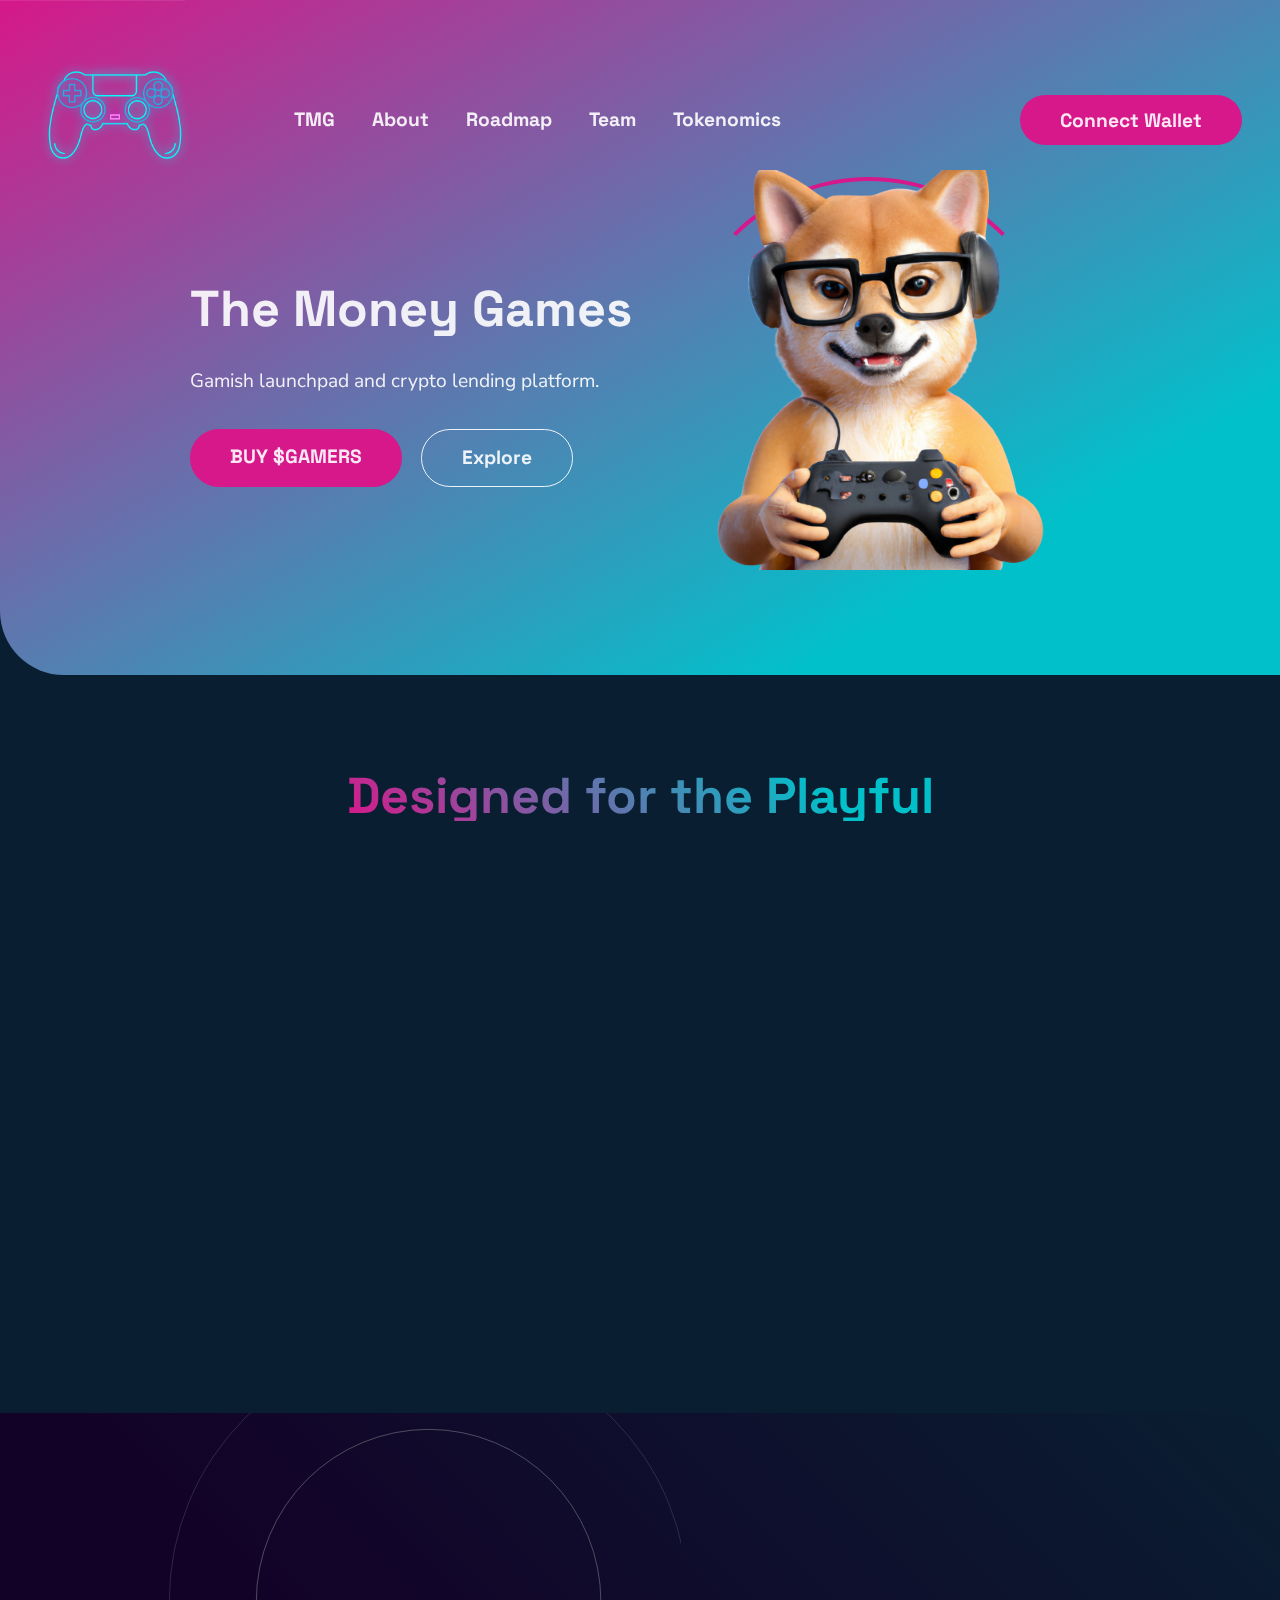
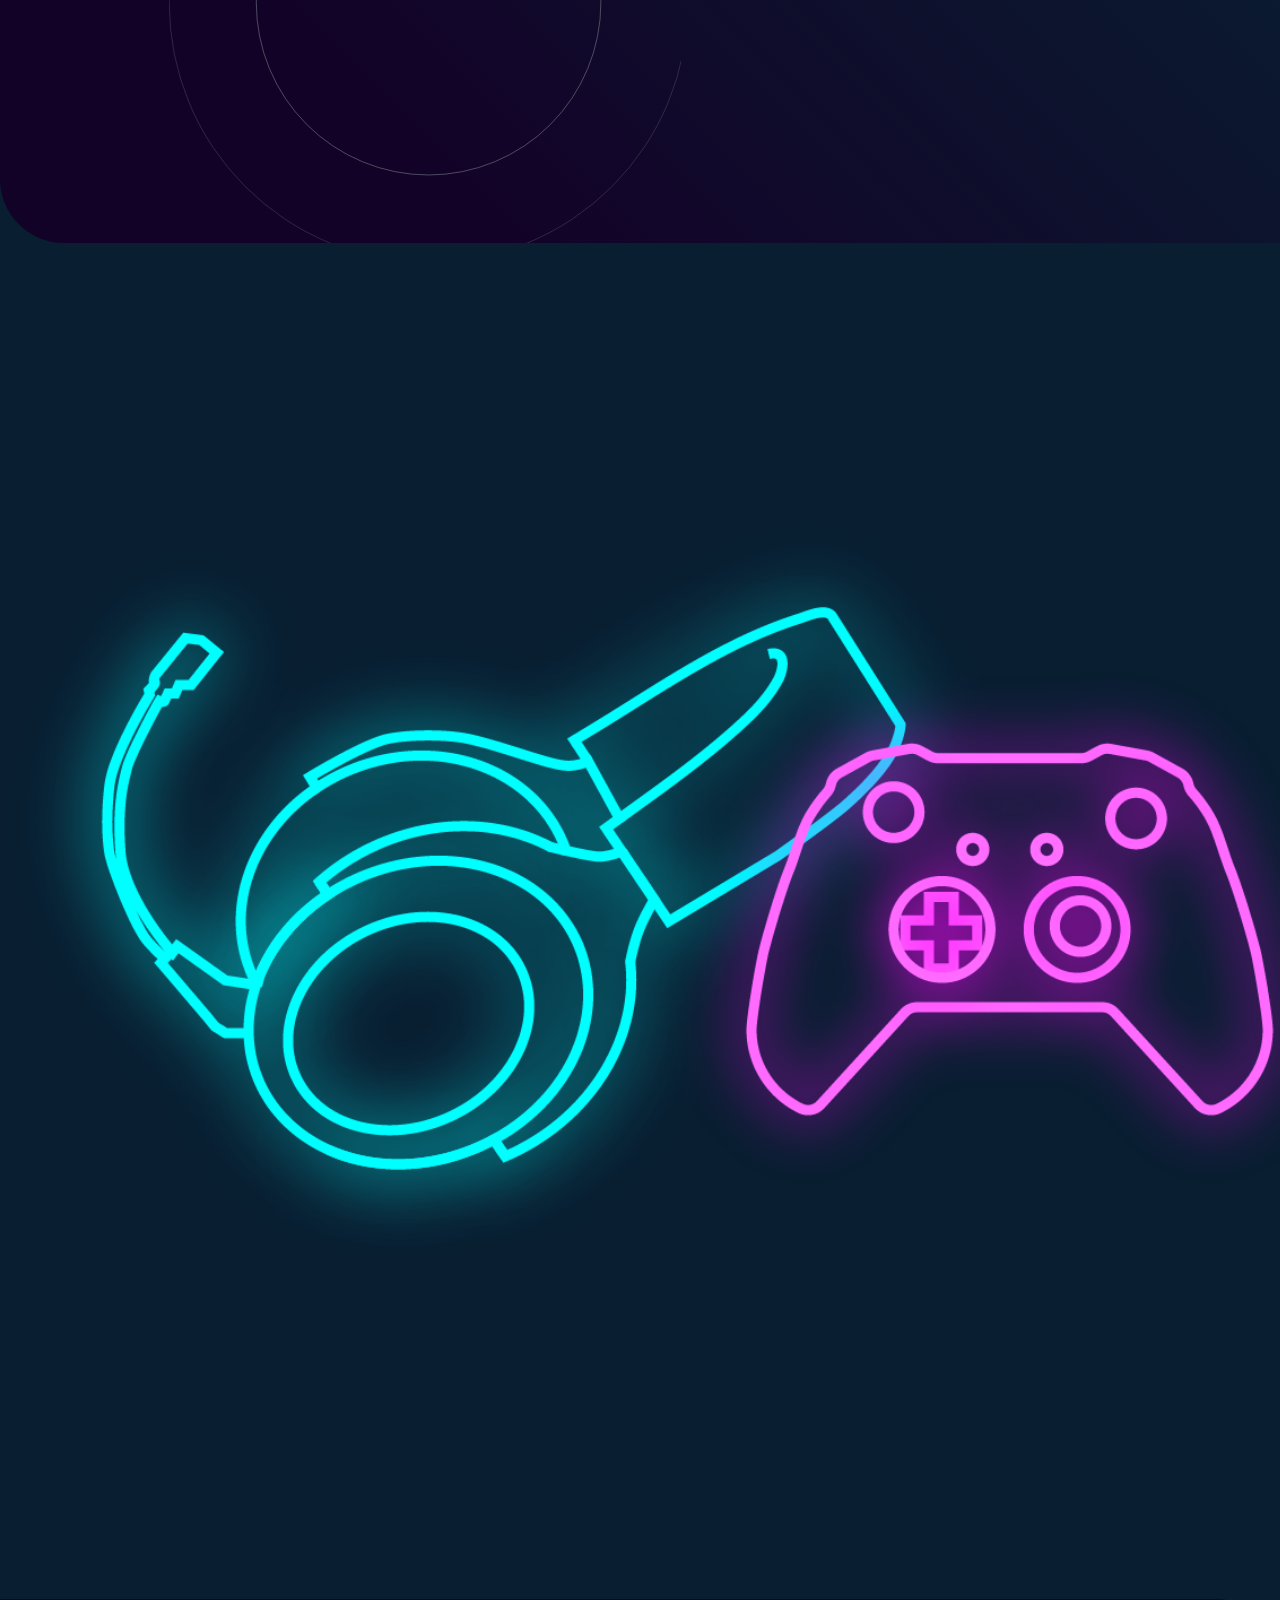
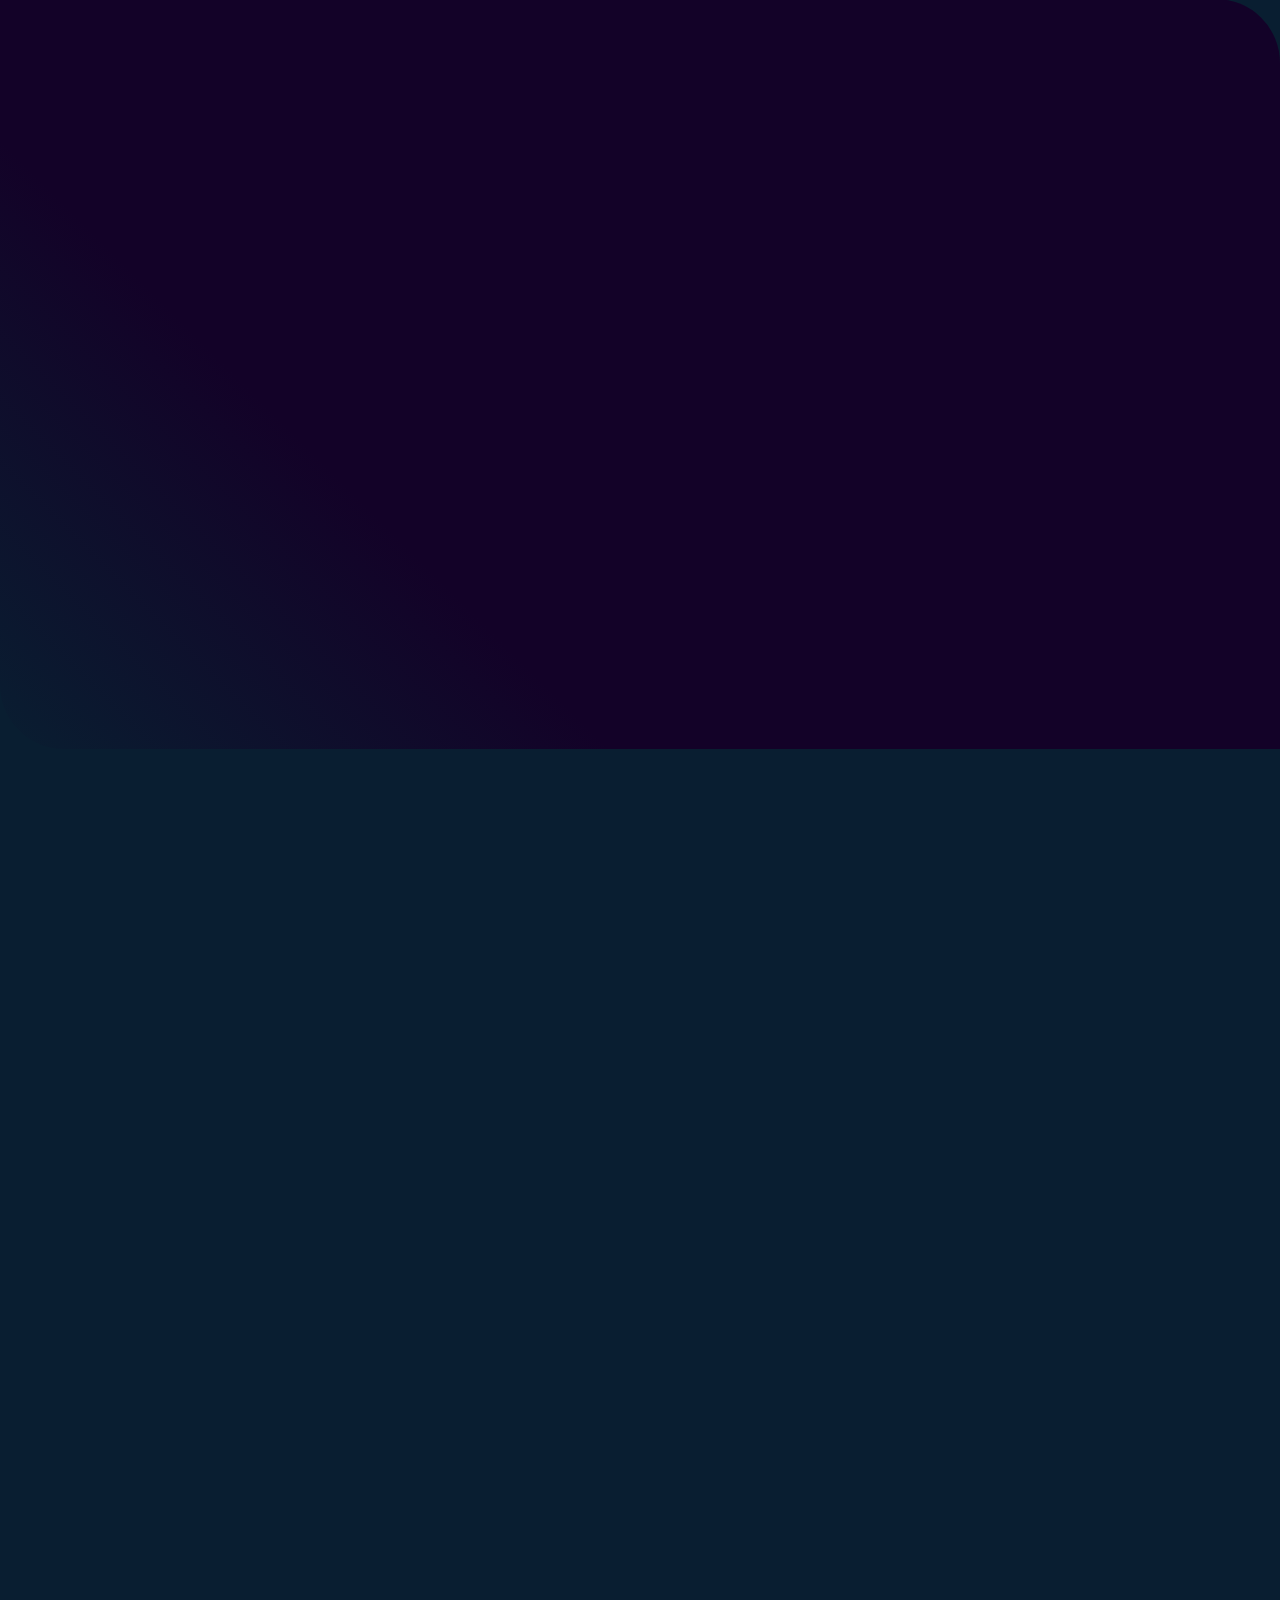
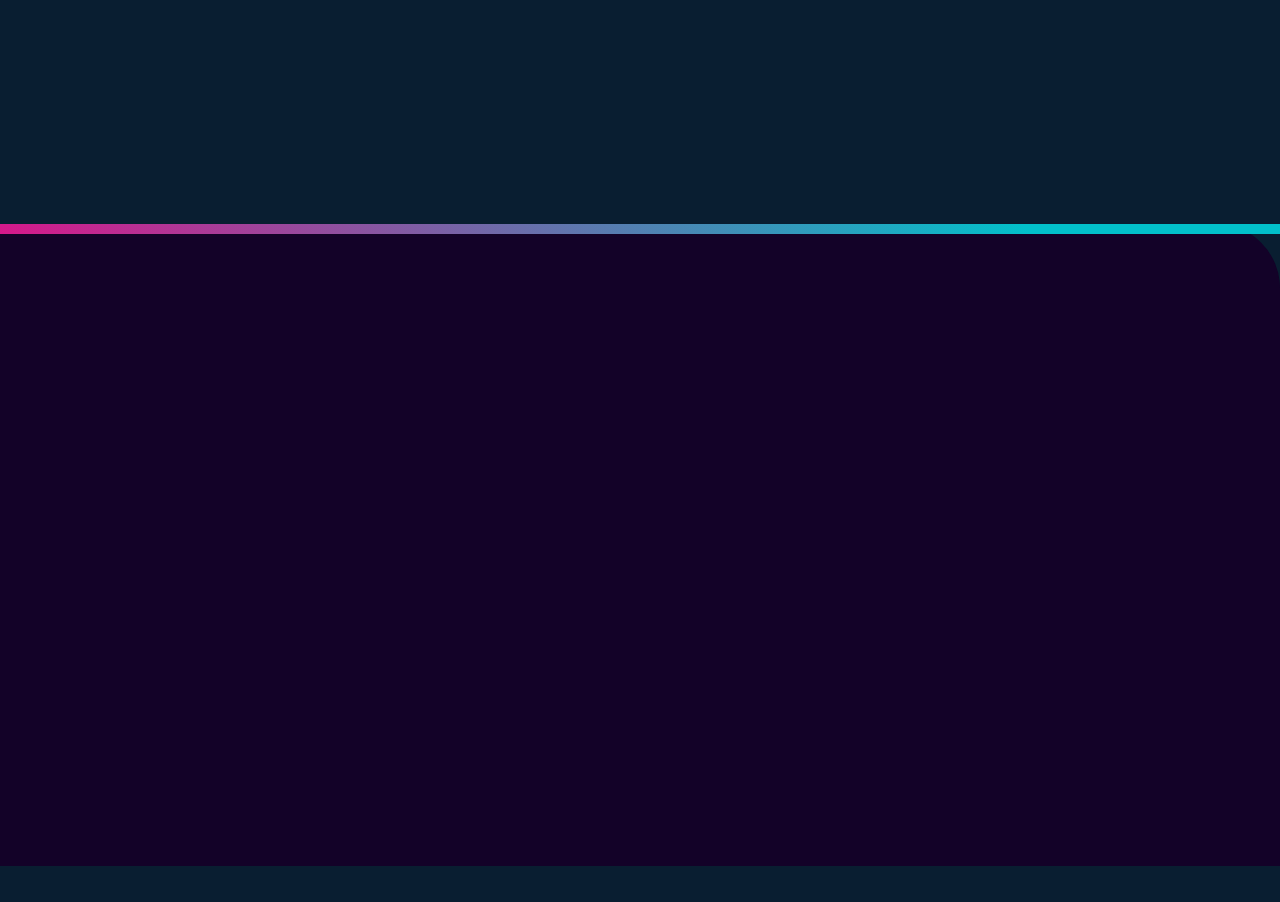
<file: index.html>
<!DOCTYPE html>
<html lang="en">
<head>
	<meta charset="UTF-8">
	<meta http-equiv="X-UA-Compatible" content="IE=edge">
	<meta name="viewport" content="width=device-width, initial-scale=1.0">
	<!-- favicons -->
	<link rel="apple-touch-icon" sizes="180x180" href="./imgs/fav/apple-touch-icon.png">
	<link rel="icon" type="image/png" sizes="32x32" href="./imgs/fav/favicon-32x32.png">
	<link rel="icon" type="image/png" sizes="16x16" href="./imgs/fav/favicon-16x16.png">
	<link rel="manifest" href="./imgs/fav/site.webmanifest">
	<link rel="mask-icon" href="./imgs/fav/safari-pinned-tab.svg" color="#5bbad5">
	<link rel="shortcut icon" href="./imgs/fav/favicon.ico">
	<meta name="msapplication-TileColor" content="#da532c">
	<meta name="msapplication-config" content="./imgs/fav/browserconfig.xml">
	<meta name="theme-color" content="#ffffff">
	<meta name="author" content="Kaveman-x">
	<!-- title page & SEO meta -->
	<title>Meme WallStreet</title>
	<meta name="description" content="meme wallstreet is a online gaming platform, where degens can play games and win free prizes. We are buidling a game library for web and mobile.">
	<meta name="keywords" content="gamer, shiba, shib, inu game, website, inline game, free game, prizes, meme, responsive, multiplayer, html, html5, css, play">
	<!-- google fonts -->
	<link rel="preconnect" href="https://fonts.googleapis.com">
	<link rel="preconnect" href="https://fonts.gstatic.com" crossorigin>
	<link href="https://fonts.googleapis.com/css2?family=Nunito+Sans:wght@400;600;700&family=Space+Grotesk:wght@300;400;600;700&display=swap" rel="stylesheet">
	<!-- css -->
	<link rel="stylesheet" href="./css/fontawesome.min.css" />
	<link rel="stylesheet" href="./css/aos.css" />
	<link rel="stylesheet" href="./css/style.css">
	<link rel="stylesheet" href="./css/custom.css">
</head>

<body>
	<!-- Accessibility: Skip to content -->
	<a href="#main" class="skip-to-content">Skip to content</a>
	<!-- Preload page -->
	<div id="preload">meme wall street loading...</div>

	<header>
		<div class="container grid" data-aos="fade-up">
			<!-- your logo here -->
			<a href="/">
				<img src="./imgs/logo.webp" alt="logo">
			</a>

			<!-- mobile navbar toggle button -->
			<button class="mobile-nav-toggle" aria-controls="navbar">
				<span class="sr-only" aria-expanded="false">Menu</span>
				<div class="bar1"></div>
				<div class="bar2"></div>
				<div class="bar3"></div>
			</button>
			
			<!-- navbar with page links -->
			<nav id="navbar" data-visible="false">
				<ul>
					<li><a href="#gamers-token">TMG</a></li>
					<li><a href="#about">About</a></li>
					<li><a href="#roadmap">Roadmap</a></li>
					<li><a href="#team">Team</a></li>
					<li><a href="#mint">Tokenomics</a></li>
				</ul>
				<!-- navbar buttons -->
				<div class="account">
					<button id="wallet" class="btn-cta">Connect Wallet</button>
				</div>
			</nav>
		</div>
	</header>

	
	<main id="main">
		
		<!-- slider section -->
		<section id="slider">
			<div class="container grid">
				<!-- call to action text -->
				<div>
					<h1 data-aos="zoom-out-down">The Money Games</h1>
					<p data-aos="zoom-out-down" data-aos-delay="100">Gamish launchpad and crypto lending platform.</p>
					
					<!-- call to action buttons -->
					<div class="flex" data-aos="zoom-out-up" data-aos-delay="300">
						<a href="https://www.dextools.io/app/en/ether/pair-explorer/" target="_self" class="btn btn-cta">BUY $GAMERS</a>
						<a href="#gamers-token" class="btn btn-border">Explore</a>
					</div>
				</div>

				<!-- space vortex -->
				<div class="space-vortex" data-aos="zoom-out-down" data-aos-delay="400">
					<!-- space vortex external arc -->
					<div class="arc">
						<!-- space vortex center acr -->
						<div class="arc">
							<!-- space vortex inside arc -->
							<div class="arc"></div>
						</div>
					</div>
					<!-- call to action image -->
					<img src="./imgs/gold-helmet.webp" class="mx-w-25 pulse" alt="Image">
				</div>

			</div>
		</section>


		<!-- token section -->
		<section id="gamers-token" class="intro">
			<div class="container grid">
				<!-- title -->
				<h1 class="txt-gradient" data-aos="zoom-out-down">Designed for the Playful</h1>
				
				<!-- astro token image -->
				<img src="./imgs/nft-astronaut.webp" class="mx-w-25 order-md-2" alt="NFT Astronaut - Image" data-aos="zoom-out-down" data-aos-delay="400">

				<!-- texts -->
				<div>
					<h2 data-aos="zoom-out-down" data-aos-delay="100">Gamer <span class="txt-gradient">Token</span>: Play</h2>
					<p class="mb-4" data-aos="zoom-out-down" data-aos-delay="200">Our crisp branding shows we are creating a relaxed enviroment to hang out in. Switch between Streaming, Gambling and Gaming. No fees will be required, and you can win prizes for simply using! This money comes from taxes directly. </p>
				
					<!-- card with more info -->
					<div class="card grid gtc-4 gtm-sm-2 g-1 txt-center bg-primary-rgba" data-aos="zoom-out-up" data-aos-delay="300">
						<div>
							<b>Prize Pools</b>
							<h2>1 ETH</h2>
						</div>
						
						<div>
							<b>Odds</b>
							<h2>1/6</h2>
						</div>
						
						<div>
							<b>Play Limits</b>
							<h2>10</h2>
						</div>
						
						<div>
							<b>Play Entry</b>
							<h2>stake ></h2>
						</div>
					</div>
				</div>
			</div>
		</section>

			
		<!-- about section -->
		<section id="about" class="bg-dark-circle pb-0">
			<div class="container grid">
				<!-- about image -->
				<img src="./imgs/astronaut.webp" class="mx-w-25 pulse" alt="Astronaut - Image" data-aos="fade-up">
				
				<!-- about texts -->
				<div>
					<h1 class="txt-gradient" data-aos="fade-down">Arcade Infrastructure</h1>
					<h2 data-aos="fade-down" data-aos-delay="100">Degen Arcade & Gambling</h2>
					<p data-aos="fade-down" data-aos-delay="200">You play free games, and you can also bet in them, or even win prizes. Our platform covers HTML5 gaming, P2P betting, and Streaming.</p>
					
					<!-- nft example -->
					<div class="grid gtc-4 gtm-sm-2 g-2 translateY-3">
						<img src="./imgs/nft1.webp" class="zoom-hover" alt="gamer-html-online-free" data-aos="zoom-out-left" data-aos-delay="300">
						<img src="./imgs/nft2.webp" class="zoom-hover" alt="gamer-html-online-free" data-aos="zoom-out-left" data-aos-delay="400">
						<img src="./imgs/nft3.webp" class="zoom-hover" alt="gamer-html-online-free" data-aos="zoom-out-left" data-aos-delay="500">
						<img src="./imgs/nft4.webp" class="zoom-hover" alt="gamer-html-online-free" data-aos="zoom-out-left" data-aos-delay="600">
					</div>
				</div>
			</div>
		</section>

		<!-- roadmap section -->
		<section id="roadmap" style="background-image:url('imgs/playful.webp'); background-size: cover;">
			<div class="container grid">

				<div class="align-start">
					<h1 data-aos="zoom-out-down">Our Roadmap</h1>
					<h2  data-aos="zoom-out-down" data-aos-delay="100">Playful Path</h2>
					<p  data-aos="fade-down" data-aos-delay="200">Build as we go, 2 days after launch we reveal a Beta Arcade. We plan to launch with a HTML5 arcade and a cool P2P betting game, to showcase the soothing feel you'll get hanging out on our platform. This is also a mental health club we will also develop a series of programmes covering: Streaming Awards, Gaming Contests, Gambling Confessions Club, and a Mental Health Magazine published as NFTs.</p>
				</div>

				<!-- timeline list -->
				<ul class="timeline" data-aos="fade-left">
					<!-- timeline card -->
					<li data-aos="zoom-out-left" data-aos-delay="100">
						<!-- timeline date -->
						<span class="line">
							<strong>0 %</strong>
							<strong>25 %</strong>
						</span>
						<!-- timeline date description -->
						<div>
							<h2>It all started</h2>
							<p>This has been one of the most boring bear markets ever. In between degening and getting REKT, we played games and streamed, for the sake of our mental health. The idea for this project was born so you can unwind degen.</p>
						</div>
					</li>

					<!-- timeline card -->
					<li data-aos="zoom-out-left" data-aos-delay="200">
						<span class="line">
							<strong>25 %</strong>
							<strong>50 %</strong>
						</span>
						<div>
							<h2>Arcade Launch</h2>
							<p>As a first utility showcase, A Demo or Beta arcade will be revealed soon after launch.</p>
						</div>
					</li>

					<!-- timeline card -->
					<li data-aos="zoom-out-left" data-aos-delay="300">
						<!-- timeline date -->
						<span class="line">
							<strong>50 %</strong>
							<strong>75 %</strong>
						</span>
						<!-- timeline date description -->
						<div>
							<h2>Holder Access</h2>
							<p>To play and win prizes on the platform you simply need to stake tokens. The minimum stake amount will be revealed at Beta launch.</p>
						</div>
					</li>

					<!-- timeline card -->
					<li data-aos="zoom-out-left" data-aos-delay="400">
						<!-- timeline date -->
						<span class="line">
							<strong>75 %</strong>
							<strong>100%</strong>
						</span>
						<!-- timeline date description -->
						<div>
							<h2>We love Gambling too</h2>
							<p>If you are in the crypto space chances are you are borderline gambling addict. We developed mental health programmes and a NFT magazine series to help degens gamble more responsibly.</p>
						</div>
					</li>
				</ul>

			</div>
		</section>


		<!-- team section -->
		<section id="team" class="bg-dark">
			<div class="container">
				<!-- title and subtitle -->
				<h1 class="txt-center" data-aos="fade-down">The Gamer<span class="txt-gradient">Shiba</span> Team</h1>
				<h2 class="txt-center" data-aos="fade-down" data-aos-delay="100">An expert crew</h2>
				
				<!-- grid container for team member with 3 columns -->
				<div class="grid gtc-3 mt-4">
					<!-- team member card -->
					<article class="card p-0" data-aos="zoom-in" data-aos-delay="200">
						<!-- team member image -->
						<img src="./imgs/founder.webp" alt="Team member - Founder" />
						<div class="card-overlay">
							<!-- team member name -->
							<h2>Kavemanx</h2>
							<!-- team member role -->
							<p><strong>Founder - Lead Dev</strong></p>
							<!-- team member description -->
							<p>A strong personal connection to the areas this project covers is what drives me. Fullstack developer, 10 years ++</p>
							<!-- team member social links -->
							<ul class="inline-list">
								<li>
									<a href="#" target="_self">
										<i class="fa-brands fa-discord"></i>
									</a>
								</li>
								<li>
									<a href="#" target="_self">
										<i class="fa-brands fa-twitter"></i>
									</a>
								</li>
								<li>
									<a href="#" target="_self">
										<i class="fa-brands fa-linkedin-in"></i>
									</a>
								</li>
							</ul>
						</div>
					</article>

					<!-- team member card -->
					<article class="card p-0" data-aos="zoom-in" data-aos-delay="100">
						<img src="./imgs/cofounder.webp" alt="Team member" />
						<div class="card-overlay">
							<h2>ColaiCrypto</h2>
							<p><strong>Designer</strong></p>
							<p>Crazy about gaming, graphic design and NFTs. Recovered Gambling Addict.</p>
							<ul class="inline-list">
								<li>
									<a href="#" target="_self">
										<i class="fa-brands fa-discord"></i>
									</a>
								</li>
								<li>
									<a href="#" target="_self">
										<i class="fa-brands fa-twitter"></i>
									</a>
								</li>
								<li>
									<a href="#" target="_self">
										<i class="fa-brands fa-linkedin-in"></i>
									</a>
								</li>
							</ul>
						</div>
					</article>

				</div>
			</div>
		</section>


		<!-- mint section -->
		<section id="mint">
			<div class="container grid">
				<!-- left image -->
				<img src="./imgs/energy-astro.webp" class="out-container move" alt="Energy - Image" data-aos="zoom-out-rigth">
				
				<!-- mint info -->
				<div>
					<h1 class="txt-gradient" data-aos="fade-down">Launch Details</h1>
					<h2 data-aos="fade-down" data-aos-delay="100">1 Billion Tokens<br>Eth Blockchain</h2>
					<p class="mb-4" data-aos="fade-down" data-aos-delay="200">Fair Launch: all added to LP.</p>
					<p class="mb-4" data-aos="fade-down" data-aos-delay="200">Max Holdings: 2% of Supply</p>
					
					<h2 data-aos="fade-up" data-aos-delay="300">Taxes:</h2>
					<h1 class="txt-gradient" data-aos="zoom-in" data-aos-delay="350">5/5</h1>
					
					<h2 data-aos="fade-up" data-aos-delay="400">Tax Use:</h2>
					<h1 class="txt-gradient" data-aos="zoom-in" data-aos-delay="450">50% marketing</h1>
					<h1 class="txt-gradient" data-aos="zoom-in" data-aos-delay="450">50% prizes/giveaways</h1>
					
					<h2 data-aos="fade-up" data-aos-delay="500">Initial MC:</h2>
					<h1 class="txt-gradient" data-aos="zoom-in" data-aos-delay="550">1 ETH</h1>
				</div>
			</div>
		</section>

	</main>


	<!-- footer -->
	<footer>
		<div class="container grid" data-aos="fade-up">
			<div>
				<!-- your logo here -->
				<a href="/">	
					<img src="./imgs/logo.webp" alt="logo">
				</a>
				<p class="mb-2">meme wallstreet is a degen Ecosystem that covers gaming, gambling and mental health.</p>

				<!-- social links -->
				<ul class="inline-list">
					<li>
						<a href="#" target="_self">
							<i class="icon-opensea"></i>
						</a>
					</li>
					<li>
						<a href="https://twitter.com/gamershibainu" target="_self">
							<i class="fa-brands fa-twitter"></i>
						</a>
					</li>
					<li>
						<a href="https://t.me/gamershibainu" target="_self">
							<i class="fa-solid fa-paper-plane"></i>
						</a>
					</li>
				</ul>
			</div>

			<!-- links -->
			<div>
				<h3>Navigate</h3>
				<ul>
					<li><a href="#" title="coming soon">Arcade</a></li>
				</ul>
			</div>

			<!-- links -->
			<div>
				<h3>Links</h3>
				<ul>
					<li><a href="#">Whitepaper</a></li>
					<li><a href="#">DexTools</a></li>
					<li><a href="#">Uniswap</a></li>
				</ul>
			</div>

			<!-- links -->
			<div>
				<h3>Socials</h3>
				<ul>
					<li><a href="https://twitter.com/gamershibainu">Twitter</a></li>
					<li><a href="https://t.me/gamershibainu">Telegram</a></li>
					<li><a href="mailto:info@gamershiba.com">Mail</a></li>
				</ul>
			</div>

			<!-- copyrights -->
			<p>&copy; meme wallstreet <span id="#thisYear"></span>. All Rights Reserved. 2023.</p>
		</div>
	</footer>


	<!-- login modal -->
	<div id="loginModal">
		<div class="modal">
			<!-- close modal icon -->
			<span class="close-modal">x</span>
			<!-- your logo here -->
			<img src="./imgs/logo.webp" alt="logo">
			
			<h2>Login with your account</h2>
			<!-- login form -->
			<form id="loginForm" action="javascript:void(0)">
				<input type="email" name="emailLogin" id="emailLogin" placeholder="Your Email" required>
				<input type="password" name="passwordLogin" id="passwordLogin" placeholder="Your Password" required>
				<button type="submit" class="btn-cta">Login</button>
			</form>
			
			<p>or continue</p>
			<!-- login with Google account -->
			<button class="btn-border">
				with <strong>Google</strong>
				<svg xmlns="http://www.w3.org/2000/svg" viewBox="0 0 488 512"><path d="M488 261.8C488 403.3 391.1 504 248 504 110.8 504 0 393.2 0 256S110.8 8 248 8c66.8 0 123 24.5 166.3 64.9l-67.5 64.9C258.5 52.6 94.3 116.6 94.3 256c0 86.5 69.1 156.6 153.7 156.6 98.2 0 135-70.4 140.8-106.9H248v-85.3h236.1c2.3 12.7 3.9 24.9 3.9 41.4z"/></svg>
			</button>
			<!-- login with Facebook account -->
			<button class="btn-border">
				with <strong>Facebook</strong>
				<svg xmlns="http://www.w3.org/2000/svg" viewBox="0 0 310 512"><path d="M279.14 288l14.22-92.66h-88.91v-60.13c0-25.35 12.42-50.06 52.24-50.06h40.42V6.26S260.43 0 225.36 0c-73.22 0-121.08 44.38-121.08 124.72v70.62H22.89V288h81.39v224h100.17V288z"/></svg>
			</button>
			
			<!-- link to registration modal -->
			<small>Don't have an account? <a href="javascript:void(0)" id="changeSignUp">Sign up</a></small>
		</div>
	</div>


	<!-- registration modal -->
	<div id="signUpModal">
		<div class="modal">
			<!-- close modal icon -->
			<span class="close-modal">x</span>
			<!-- your logo here -->
			<img src="./imgs/logo.webp" alt="logo">
			
			<h2>Sign Up now!</h2>
			<!-- registration form -->
			<form id="signUpForm" action="javascript:void(0)">
				<input type="text" name="usernameSignUp" id="usernameSignUp" placeholder="Your Username" required>
				<input type="email" name="emailSignUp" id="emailSignUp" placeholder="Your Email" required>
				<input type="password" name="passwordSignUp" id="passwordSignUp" placeholder="Your Password" required>
				<button type="submit" class="btn-cta">Sign Up</button>
			</form>

			<p>or Sign Up</p>
			<!-- registration with Google account -->
			<button class="btn-border">
				with <strong>Google</strong>
				<svg xmlns="http://www.w3.org/2000/svg" viewBox="0 0 488 512"><path d="M488 261.8C488 403.3 391.1 504 248 504 110.8 504 0 393.2 0 256S110.8 8 248 8c66.8 0 123 24.5 166.3 64.9l-67.5 64.9C258.5 52.6 94.3 116.6 94.3 256c0 86.5 69.1 156.6 153.7 156.6 98.2 0 135-70.4 140.8-106.9H248v-85.3h236.1c2.3 12.7 3.9 24.9 3.9 41.4z"/></svg>
			</button>
			<!-- registration with Facebook account -->
			<button class="btn-border">
				with <strong>Facebook</strong>
				<svg xmlns="http://www.w3.org/2000/svg" viewBox="0 0 310 512"><path d="M279.14 288l14.22-92.66h-88.91v-60.13c0-25.35 12.42-50.06 52.24-50.06h40.42V6.26S260.43 0 225.36 0c-73.22 0-121.08 44.38-121.08 124.72v70.62H22.89V288h81.39v224h100.17V288z"/></svg>
			</button>
			
			<!-- link to login modal -->
			<small>Already have an account? <a href="javascript:void(0)" id="changeLogin">Login</a></small>
		</div>
	</div>


	<!-- connect wallet modal -->
	<div id="walletModal">
		<div class="modal">
			<!-- close modal icon -->
			<span class="close-modal">x</span>

			<h2>Available Wallets</h2>
			<!-- wallets button -->
			<button class="btn-border">
				<svg width="38" height="33" viewBox="0 0 38 33" xmlns="http://www.w3.org/2000/svg"><path d="M32.9583 1L19.8242 10.7183L22.2666 4.99099L32.9583 1Z" fill="#E17726" stroke="#E17726" stroke-width="0.25" stroke-linecap="round" stroke-linejoin="round"/><path d="M2.66284 1L15.68 10.809L13.3546 4.99098L2.66284 1Z" fill="#E27625" stroke="#E27625" stroke-width="0.25" stroke-linecap="round" stroke-linejoin="round"/><path d="M28.2292 23.5334L24.7346 28.872L32.2175 30.9323L34.3611 23.6501L28.2292 23.5334Z" fill="#E27625" stroke="#E27625" stroke-width="0.25" stroke-linecap="round" stroke-linejoin="round"/><path d="M1.27271 23.6501L3.40325 30.9323L10.8732 28.872L7.39154 23.5334L1.27271 23.6501Z" fill="#E27625" stroke="#E27625" stroke-width="0.25" stroke-linecap="round" stroke-linejoin="round"/><path d="M10.4704 14.5149L8.39185 17.6507L15.7968 17.9876L15.55 10.0186L10.4704 14.5149Z" fill="#E27625" stroke="#E27625" stroke-width="0.25" stroke-linecap="round" stroke-linejoin="round"/><path d="M25.1503 14.515L19.9929 9.92798L19.824 17.9877L27.2289 17.6508L25.1503 14.515Z" fill="#E27625" stroke="#E27625" stroke-width="0.25" stroke-linecap="round" stroke-linejoin="round"/><path d="M10.8733 28.872L15.3552 26.7081L11.4969 23.7019L10.8733 28.872Z" fill="#E27625" stroke="#E27625" stroke-width="0.25" stroke-linecap="round" stroke-linejoin="round"/><path d="M20.2659 26.7081L24.7348 28.872L24.1242 23.7019L20.2659 26.7081Z" fill="#E27625" stroke="#E27625" stroke-width="0.25" stroke-linecap="round" stroke-linejoin="round"/><path d="M24.7348 28.8722L20.2659 26.7083L20.6296 29.6108L20.5906 30.8418L24.7348 28.8722Z" fill="#D5BFB2" stroke="#D5BFB2" stroke-width="0.25" stroke-linecap="round" stroke-linejoin="round"/><path d="M10.8733 28.8722L15.0305 30.8418L15.0045 29.6108L15.3552 26.7083L10.8733 28.8722Z" fill="#D5BFB2" stroke="#D5BFB2" stroke-width="0.25" stroke-linecap="round" stroke-linejoin="round"/><path d="M15.1083 21.7842L11.3928 20.6958L14.017 19.4907L15.1083 21.7842Z" fill="#233447" stroke="#233447" stroke-width="0.25" stroke-linecap="round" stroke-linejoin="round"/><path d="M20.5127 21.7842L21.604 19.4907L24.2412 20.6958L20.5127 21.7842Z" fill="#233447" stroke="#233447" stroke-width="0.25" stroke-linecap="round" stroke-linejoin="round"/><path d="M10.8732 28.872L11.5228 23.5334L7.3916 23.6501L10.8732 28.872Z" fill="#CC6228" stroke="#CC6228" stroke-width="0.25" stroke-linecap="round" stroke-linejoin="round"/><path d="M24.0981 23.5334L24.7347 28.872L28.2293 23.6501L24.0981 23.5334Z" fill="#CC6228" stroke="#CC6228" stroke-width="0.25" stroke-linecap="round" stroke-linejoin="round"/><path d="M27.2289 17.6506L19.824 17.9875L20.5125 21.7842L21.6038 19.4906L24.241 20.6957L27.2289 17.6506Z" fill="#CC6228" stroke="#CC6228" stroke-width="0.25" stroke-linecap="round" stroke-linejoin="round"/><path d="M11.3928 20.6957L14.017 19.4906L15.1083 21.7842L15.7968 17.9875L8.39185 17.6506L11.3928 20.6957Z" fill="#CC6228" stroke="#CC6228" stroke-width="0.25" stroke-linecap="round" stroke-linejoin="round"/><path d="M8.39209 17.6506L11.497 23.7019L11.393 20.6957L8.39209 17.6506Z" fill="#E27525" stroke="#E27525" stroke-width="0.25" stroke-linecap="round" stroke-linejoin="round"/><path d="M24.2412 20.6957L24.1243 23.7019L27.2292 17.6506L24.2412 20.6957Z" fill="#E27525" stroke="#E27525" stroke-width="0.25" stroke-linecap="round" stroke-linejoin="round"/><path d="M15.7972 17.9875L15.1086 21.7842L15.979 26.2675L16.1739 20.3588L15.7972 17.9875Z" fill="#E27525" stroke="#E27525" stroke-width="0.25" stroke-linecap="round" stroke-linejoin="round"/><path d="M19.8242 17.9875L19.4604 20.3459L19.6423 26.2675L20.5127 21.7842L19.8242 17.9875Z" fill="#E27525" stroke="#E27525" stroke-width="0.25" stroke-linecap="round" stroke-linejoin="round"/><path d="M20.5127 21.7843L19.6423 26.2676L20.2659 26.7082L24.1243 23.702L24.2412 20.6958L20.5127 21.7843Z" fill="#F5841F" stroke="#F5841F" stroke-width="0.25" stroke-linecap="round" stroke-linejoin="round"/><path d="M11.3928 20.6958L11.4968 23.702L15.3551 26.7082L15.9787 26.2676L15.1083 21.7843L11.3928 20.6958Z" fill="#F5841F" stroke="#F5841F" stroke-width="0.25" stroke-linecap="round" stroke-linejoin="round"/><path d="M20.5907 30.8417L20.6296 29.6107L20.2919 29.3256H15.3293L15.0045 29.6107L15.0305 30.8417L10.8733 28.8721L12.3283 30.0642L15.2773 32.0986H20.3308L23.2928 30.0642L24.7348 28.8721L20.5907 30.8417Z" fill="#C0AC9D" stroke="#C0AC9D" stroke-width="0.25" stroke-linecap="round" stroke-linejoin="round"/><path d="M20.2658 26.7081L19.6422 26.2676H15.9787L15.3552 26.7081L15.0044 29.6107L15.3292 29.3256H20.2918L20.6296 29.6107L20.2658 26.7081Z" fill="#161616" stroke="#161616" stroke-width="0.25" stroke-linecap="round" stroke-linejoin="round"/><path d="M33.5168 11.3532L34.6211 5.98873L32.9582 1L20.2659 10.3944L25.1505 14.5149L32.0488 16.5234L33.5688 14.7482L32.9063 14.2687L33.9585 13.3099L33.1531 12.6879L34.2054 11.8845L33.5168 11.3532Z" fill="#763E1A" stroke="#763E1A" stroke-width="0.25" stroke-linecap="round" stroke-linejoin="round"/><path d="M1 5.98873L2.11724 11.3532L1.40273 11.8845L2.468 12.6879L1.66255 13.3099L2.71483 14.2687L2.05228 14.7482L3.57225 16.5234L10.4706 14.5149L15.3552 10.3944L2.66287 1L1 5.98873Z" fill="#763E1A" stroke="#763E1A" stroke-width="0.25" stroke-linecap="round" stroke-linejoin="round"/><path d="M32.0489 16.5233L25.1506 14.5149L27.2292 17.6507L24.1243 23.7019L28.2295 23.6501H34.3613L32.0489 16.5233Z" fill="#F5841F" stroke="#F5841F" stroke-width="0.25" stroke-linecap="round" stroke-linejoin="round"/><path d="M10.4704 14.5149L3.57214 16.5233L1.27271 23.6501H7.39154L11.4967 23.7019L8.39186 17.6507L10.4704 14.5149Z" fill="#F5841F" stroke="#F5841F" stroke-width="0.25" stroke-linecap="round" stroke-linejoin="round"/><path d="M19.8241 17.9876L20.2658 10.3943L22.2664 4.99097H13.3545L15.3551 10.3943L15.7968 17.9876L15.9657 20.3718L15.9787 26.2676H19.6422L19.6552 20.3718L19.8241 17.9876Z" fill="#F5841F" stroke="#F5841F" stroke-width="0.25" stroke-linecap="round" stroke-linejoin="round"/></svg>
				Metamask Wallet
			</button>
			<button class="btn-border">
				<svg viewBox="0 0 40 40" xmlns="http://www.w3.org/2000/svg">
					<path d="M20 40C31.0457 40 40 31.0457 40 20C40 8.9543 31.0457 0 20 0C8.9543 0 0 8.9543 0 20C0 31.0457 8.9543 40 20 40Z" fill="#1652F0"></path>
					<path fill-rule="evenodd" clip-rule="evenodd" d="M5.45508 20.0006C5.45508 28.0338 11.9673 34.546 20.0006 34.546C28.0338 34.546 34.546 28.0338 34.546 20.0006C34.546 11.9673 28.0338 5.45508 20.0006 5.45508C11.9673 5.45508 5.45508 11.9673 5.45508 20.0006ZM17.3137 15.3145C16.2091 15.3145 15.3137 16.2099 15.3137 17.3145V22.6882C15.3137 23.7928 16.2091 24.6882 17.3137 24.6882H22.6874C23.792 24.6882 24.6874 23.7928 24.6874 22.6882V17.3145C24.6874 16.2099 23.792 15.3145 22.6874 15.3145H17.3137Z" fill="white"></path>
				</svg>
				Coinbase Wallet
			</button>

			<button class="btn-border">
				<svg viewBox="0 0 40 25" xmlns="http://www.w3.org/2000/svg">
					<path d="m8.19180572 4.83416816c6.52149658-6.38508884 17.09493158-6.38508884 23.61642788 0l.7848727.76845565c.3260748.31925442.3260748.83686816 0 1.15612272l-2.6848927 2.62873374c-.1630375.15962734-.4273733.15962734-.5904108 0l-1.0800779-1.05748639c-4.5495589-4.45439756-11.9258514-4.45439756-16.4754105 0l-1.1566741 1.13248068c-.1630376.15962721-.4273735.15962721-.5904108 0l-2.68489263-2.62873375c-.32607483-.31925456-.32607483-.83686829 0-1.15612272zm29.16903948 5.43649934 2.3895596 2.3395862c.3260732.319253.3260751.8368636.0000041 1.1561187l-10.7746894 10.5494845c-.3260726.3192568-.8547443.3192604-1.1808214.0000083-.0000013-.0000013-.0000029-.0000029-.0000042-.0000043l-7.6472191-7.4872762c-.0815187-.0798136-.2136867-.0798136-.2952053 0-.0000006.0000005-.000001.000001-.0000015.0000014l-7.6470562 7.4872708c-.3260715.3192576-.8547434.319263-1.1808215.0000116-.0000019-.0000018-.0000039-.0000037-.0000059-.0000058l-10.7749893-10.5496247c-.32607469-.3192544-.32607469-.8368682 0-1.1561226l2.38956395-2.3395823c.3260747-.31925446.85474652-.31925446 1.18082136 0l7.64733029 7.4873809c.0815188.0798136.2136866.0798136.2952054 0 .0000012-.0000012.0000023-.0000023.0000035-.0000032l7.6469471-7.4873777c.3260673-.31926181.8547392-.31927378 1.1808214-.0000267.0000046.0000045.0000091.000009.0000135.0000135l7.6473203 7.4873909c.0815186.0798135.2136866.0798135.2952053 0l7.6471967-7.4872433c.3260748-.31925458.8547465-.31925458 1.1808213 0z" fill="#3b99fc"></path>
				</svg>
				WalletConnect
			</button>

			<button class="btn-border">
				<svg viewBox="0 0 114 166" xmlns="http://www.w3.org/2000/svg">
					<g stroke="none" stroke-width="1" fill="none">
						<path d="M17,51.453125 L17,40 C17,17.90861 34.90861,-1.0658141e-14 57,-1.0658141e-14 C79.09139,-1.0658141e-14 97,17.90861 97,40 L97,51.453125 L113.736328,51.453125 L113.736328,139.193359 L57.5,166 L0,139.193359 L0,51.453125 L17,51.453125 Z M37,51.453125 L77,51.453125 L77,40 L76.9678398,40 C76.3750564,29.406335 67.6617997,21 57,21 C46.3382003,21 37.6249436,29.406335 37.0321602,40 L37,40 L37,51.453125 Z M23,72 L23,125 L56.8681641,140.966797 L91,125 L91,72 L23,72 Z" fill="currentColor"></path>
					</g>
				</svg>
				Trezor
			</button>
		</div>
	</div>


	<!-- scrool to top button -->
	<button id="goTop" title="Scrool to top">
		<svg xmlns="http://www.w3.org/2000/svg" viewBox="0 0 320 450"><path d="M168.5 164.2l148 146.8c4.7 4.7 4.7 12.3 0 17l-19.8 19.8c-4.7 4.7-12.3 4.7-17 0L160 229.3 40.3 347.8c-4.7 4.7-12.3 4.7-17 0L3.5 328c-4.7-4.7-4.7-12.3 0-17l148-146.8c4.7-4.7 12.3-4.7 17 0z"></path></svg>
	</button>


	<!-- js -->
	<script src="./js/aos.js"></script>
	<script src="./js/main.js" defer></script>
</body>
</html>
</file>
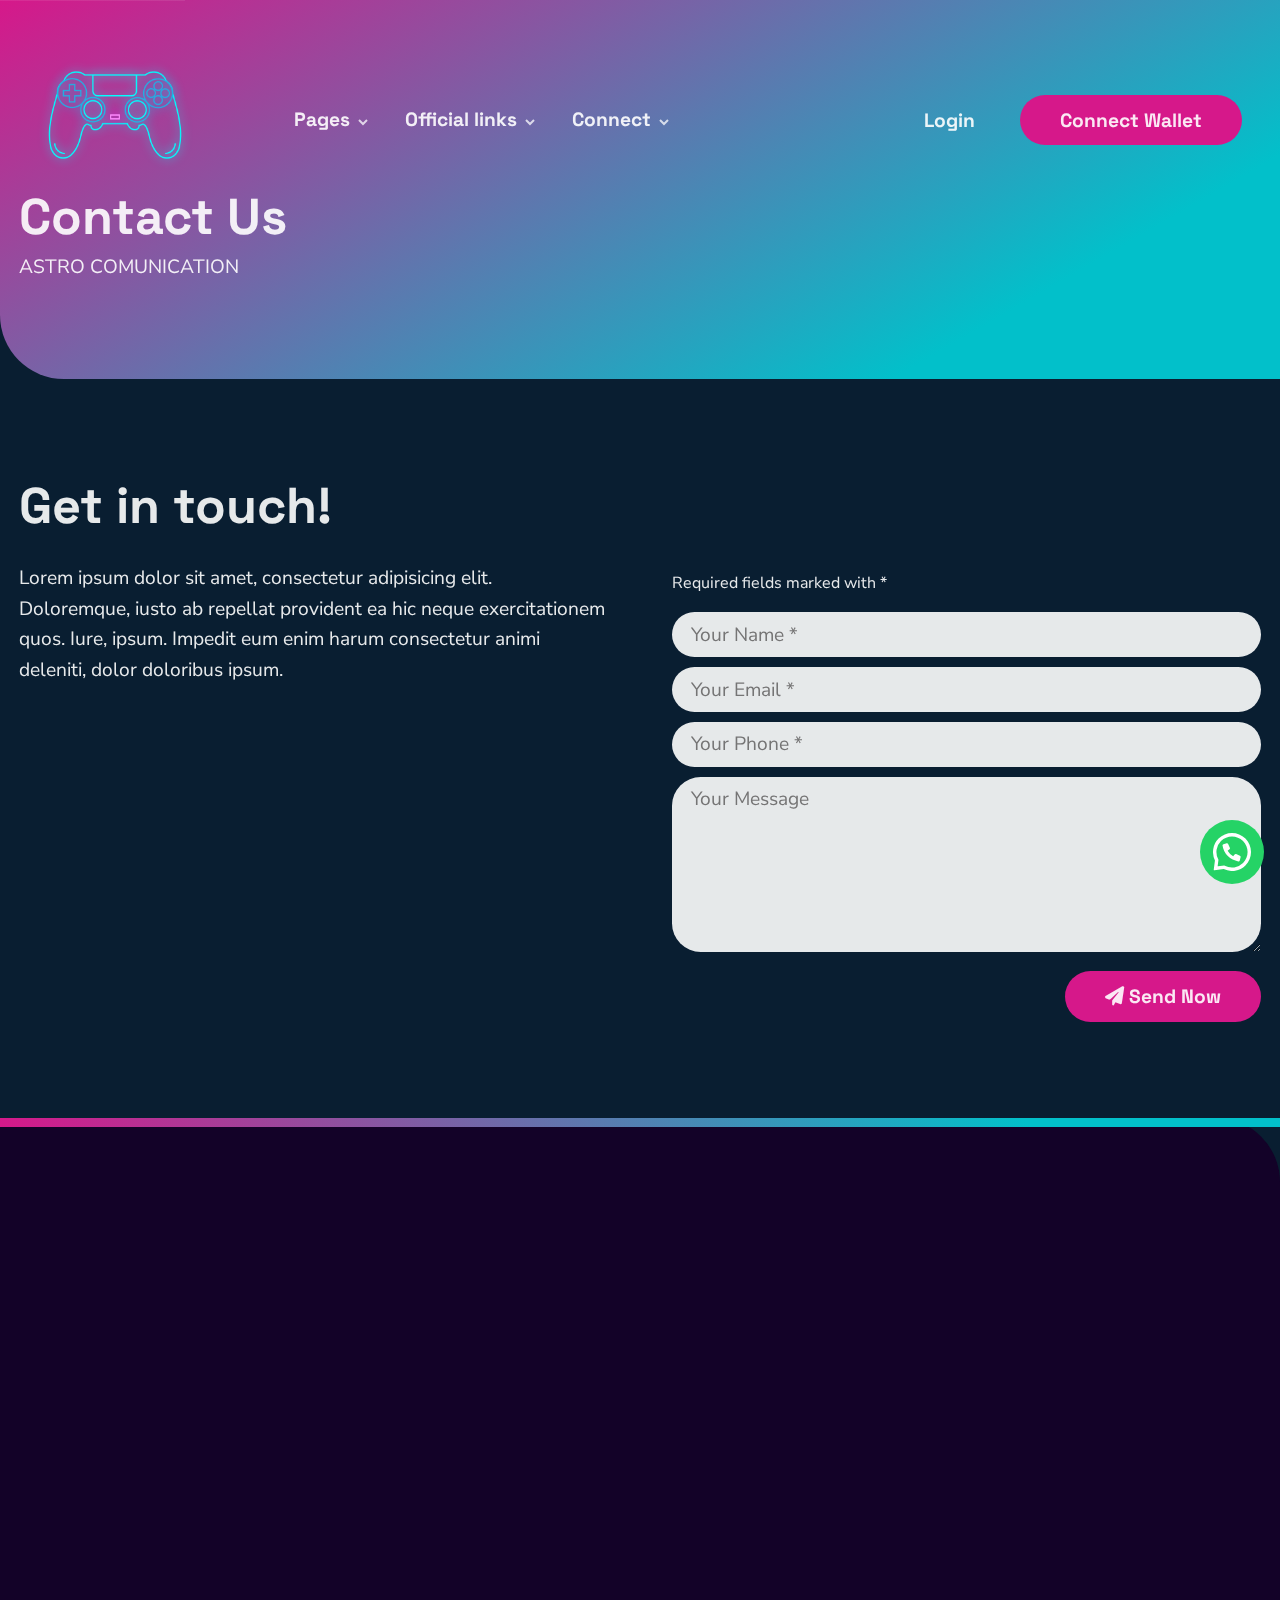
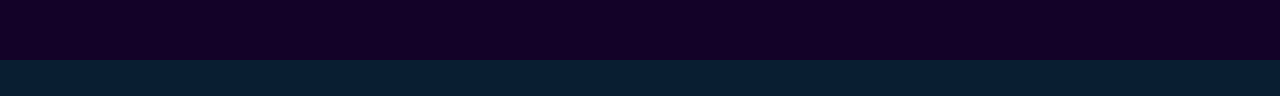
<file: contact.html>
<!DOCTYPE html>
<html lang="en">
<head>
	<meta charset="UTF-8">
	<meta http-equiv="X-UA-Compatible" content="IE=edge">
	<meta name="viewport" content="width=device-width, initial-scale=1.0">
	<!-- favicons -->
	<link rel="icon" href="./imgs/favicon.ico" />
	<link rel="apple-touch-icon" href="./imgs/favicon-192.png" />
	<meta name="author" content="Travolgi">
	<!-- title page & SEO meta -->
	<title>Contact - ASTRO Html Crypto and Multipurpose Template</title>
	<meta name="description" content="ASTRO Html Crypto and Multipurpose Template is designed to go well with various Template: NFT projects, worldwide Crypto, business and technology companies, gaming, security">
	<meta name="keywords" content="contact, contact form, maps, astro, nft template, nft, nft theme, website, html template, website template, landing page, responsive, html5 themes, multipurpose template, html, html5, css, template, themes">
	<!-- google fonts -->
	<link rel="preconnect" href="https://fonts.googleapis.com">
	<link rel="preconnect" href="https://fonts.gstatic.com" crossorigin>
	<link href="https://fonts.googleapis.com/css2?family=Nunito+Sans:wght@400;600;700&family=Space+Grotesk:wght@300;400;600;700&display=swap" rel="stylesheet">
	<!-- css -->
	<link rel="stylesheet" href="./css/fontawesome.min.css" />
	<link rel="stylesheet" href="./css/aos.css" />
	<link rel="stylesheet" href="./css/style.css">
	<link rel="stylesheet" href="./css/custom.css">
</head>

<body>
	<!-- Accessibility: Skip to content -->
	<a href="#main" class="skip-to-content">Skip to content</a>
	<!-- Preload page -->
	<div id="preload">Preload...</div>


	<header>
		<div class="container grid" data-aos="fade-up">
			<!-- your logo here -->
			<a href="/">
				<img src="./imgs/logo.webp" alt="Astro theme logo">
			</a>

			<!-- mobile navbar toggle button -->
			<button class="mobile-nav-toggle" aria-controls="navbar">
				<span class="sr-only" aria-expanded="false">Menu</span>
				<div class="bar1"></div>
				<div class="bar2"></div>
				<div class="bar3"></div>
			</button>
			
			<!-- navbar with page links -->
			<nav id="navbar" data-visible="false">
				<ul id="menu">
					<!-- submenu -->
					<li class="has-submenu"><a href="javascript:void(0)">Pages</a>
						<!-- submenu pannel -->
						<ul class="submenu">
							<li><a href="./token.html">Astro Token</a></li>
							<li><a href="./about.html">About</a></li>
							<li><a href="./roadmap.html">Roadmap</a></li>
							<li><a href="./team.html">Team</a></li>
							<li><a href="./mint.html">Mint</a></li>
						</ul>
					</li>
					<!-- submenu -->
					<li class="has-submenu"><a href="javascript:void(0)">Official links</a>
						<!-- submenu pannel -->
						<ul class="submenu">
							<li><a href="#">Whitepaper</a></li>
							<li><a href="#">Rarity Guide</a></li>
							<li><a href="#">Technology</a></li>
							<li><a href="#">Staking</a></li>
							<li><a href="#">Docs</a></li>
						</ul>
					</li>
					<!-- submenu -->
					<li class="has-submenu"><a href="javascript:void(0)">Connect</a>
						<!-- submenu pannel -->
						<ul class="submenu">
							<li><a href="#">Marketplace</a></li>
							<li><a href="#">Features</a></li>
							<li><a href="#">Partners</a></li>
							<li><a href="#">Community</a></li>
							<li><a href="./contact.html">Contact</a></li>
						</ul>
					</li>
				</ul>
				<!-- navbar buttons -->
				<div class="account">
					<button id="login">Login</button>
					<button id="wallet" class="btn-cta">Connect Wallet</button>
				</div>
			</nav>
		</div>
	</header>
	
	
	<main id="main">
		

		<!-- page title section -->
		<section class="page-title">
			<div class="container" data-aos="fade-in">
				<!-- page title -->
				<h1>Contact Us</h1>
				<p class="upper">Astro comunication</p>
			</div>
		</section>
		
		
		<!-- contact form section -->
		<section>
			<div class="container grid">

				<div>
					<h1  data-aos="zoom-out-up" data-aos-delay="100">Get in touch!</h1>
					<p class="mb-2" data-aos="zoom-out-up" data-aos-delay="200">Lorem ipsum dolor sit amet, consectetur adipisicing elit. Doloremque, iusto ab repellat provident ea hic neque exercitationem quos. Iure, ipsum. Impedit eum enim harum consectetur animi deleniti, dolor doloribus ipsum.</p>
					<!-- google maps iframe -->
					<iframe title="Maps" src="https://www.google.com/maps?q=Venice+Italy&t=&z=8&ie=UTF8&iwloc=&output=embed" frame-border="0" scrolling="no" margin-height="0" margin-width="0" data-aos="zoom-out-up" data-aos-delay="300"></iframe>
				</div>
				
				<!-- contact form -->
				<form method="post" action="./php/contactform.php" class="mt-6" data-aos="zoom-out-left" data-aos-delay="100">
					<small class="block mb-1">Required fields marked with *</small>
					<!-- input name -->
					<input id="name" name="name" type="text" placeholder="Your Name *" required />
					<!-- input email -->
					<input id="email" name="email" type="email" placeholder="Your Email *" required />
					<!-- input phone -->
					<input id="phone" name="phone" type="tel" placeholder="Your Phone *" required />
					<!-- input message -->
					<textarea id="message" name="message" rows="6" placeholder="Your Message"></textarea>
					<!-- submit button -->
					<button type="submit" class="btn-cta right">
						<!-- submit icon -->
						<i class="fa-solid fa-paper-plane"></i>
						<span>Send Now</span>
					</button>
				</form>
				
			</div>
		</section>
	</main>


	<!-- footer -->
	<footer>
		<div class="container grid" data-aos="fade-up">
			<div>
				<!-- your logo here -->
				<a href="/">
					<img src="./imgs/logo.webp" alt="Astro theme logo">
				</a>
				<p class="mb-2">6666 Free Mint Collection Built On Transparency, Fairness and Utility.</p>

				<!-- social links -->
				<ul class="inline-list">
					<li>
						<a href="#" target="_blank">
							<i class="icon-opensea"></i>
						</a>
					</li>
					<li>
						<a href="#" target="_blank">
							<i class="fa-brands fa-discord"></i>
						</a>
					</li>
					<li>
						<a href="#" target="_blank">
							<i class="fa-brands fa-twitter"></i>
						</a>
					</li>
					<li>
						<a href="#" target="_blank">
							<i class="fa-solid fa-paper-plane"></i>
						</a>
					</li>
				</ul>
			</div>

			<!-- links -->
			<div>
				<h3>Pages</h3>
				<ul>
					<li><a href="./token.html">Astro Token</a></li>
					<li><a href="./about.html">About</a></li>
					<li><a href="./roadmap.html">Roadmap</a></li>
					<li><a href="./team.html">Team</a></li>
					<li><a href="./mint.html">Mint</a></li>
				</ul>
			</div>

			<!-- links -->
			<div>
				<h3>Official links</h3>
				<ul>
					<li><a href="#">Whitepaper</a></li>
					<li><a href="#">Rarity Guide</a></li>
					<li><a href="#">Technology</a></li>
					<li><a href="#">Staking</a></li>
					<li><a href="#">Docs</a></li>
				</ul>
			</div>

			<!-- links -->
			<div>
				<h3>Connect</h3>
				<ul>
					<li><a href="#">Marketplace</a></li>
					<li><a href="#">Features</a></li>
					<li><a href="#">Partners</a></li>
					<li><a href="#">Community</a></li>
					<li><a href="./contact.html">Contact</a></li>
				</ul>
			</div>
		
		</div>
	</footer>
	
	
	<!-- login modal -->
	<div id="loginModal">
		<div class="modal">
			<!-- close modal icon -->
			<span class="close-modal">x</span>
			<!-- your logo here -->
			<img src="./imgs/logo.webp" alt="Astro theme logo">
			
			<h2>Login with your account</h2>
			<!-- login form -->
			<form id="loginForm" action="javascript:void(0)">
				<input type="email" name="emailLogin" id="emailLogin" placeholder="Your Email" required>
				<input type="password" name="passwordLogin" id="passwordLogin" placeholder="Your Password" required>
				<button type="submit" class="btn-cta">Login</button>
			</form>
			
			<p>or continue</p>
			<!-- login with Google account -->
			<button class="btn-border">
				with <strong>Google</strong>
				<svg xmlns="http://www.w3.org/2000/svg" viewBox="0 0 488 512"><path d="M488 261.8C488 403.3 391.1 504 248 504 110.8 504 0 393.2 0 256S110.8 8 248 8c66.8 0 123 24.5 166.3 64.9l-67.5 64.9C258.5 52.6 94.3 116.6 94.3 256c0 86.5 69.1 156.6 153.7 156.6 98.2 0 135-70.4 140.8-106.9H248v-85.3h236.1c2.3 12.7 3.9 24.9 3.9 41.4z"/></svg>
			</button>
			<!-- login with Facebook account -->
			<button class="btn-border">
				with <strong>Facebook</strong>
				<svg xmlns="http://www.w3.org/2000/svg" viewBox="0 0 310 512"><path d="M279.14 288l14.22-92.66h-88.91v-60.13c0-25.35 12.42-50.06 52.24-50.06h40.42V6.26S260.43 0 225.36 0c-73.22 0-121.08 44.38-121.08 124.72v70.62H22.89V288h81.39v224h100.17V288z"/></svg>
			</button>
			
			<!-- link to registration modal -->
			<small>Don't have an account? <a href="javascript:void(0)" id="changeSignUp">Sign up</a></small>
		</div>
	</div>


	<!-- registration modal -->
	<div id="signUpModal">
		<div class="modal">
			<!-- close modal icon -->
			<span class="close-modal">x</span>
			<!-- your logo here -->
			<img src="./imgs/logo.webp" alt="Astro theme logo">
			
			<h2>Sign Up now!</h2>
			<!-- registration form -->
			<form id="signUpForm" action="javascript:void(0)">
				<input type="text" name="usernameSignUp" id="usernameSignUp" placeholder="Your Username" required>
				<input type="email" name="emailSignUp" id="emailSignUp" placeholder="Your Email" required>
				<input type="password" name="passwordSignUp" id="passwordSignUp" placeholder="Your Password" required>
				<button type="submit" class="btn-cta">Sign Up</button>
			</form>

			<p>or Sign Up</p>
			<!-- registration with Google account -->
			<button class="btn-border">
				with <strong>Google</strong>
				<svg xmlns="http://www.w3.org/2000/svg" viewBox="0 0 488 512"><path d="M488 261.8C488 403.3 391.1 504 248 504 110.8 504 0 393.2 0 256S110.8 8 248 8c66.8 0 123 24.5 166.3 64.9l-67.5 64.9C258.5 52.6 94.3 116.6 94.3 256c0 86.5 69.1 156.6 153.7 156.6 98.2 0 135-70.4 140.8-106.9H248v-85.3h236.1c2.3 12.7 3.9 24.9 3.9 41.4z"/></svg>
			</button>
			<!-- registration with Facebook account -->
			<button class="btn-border">
				with <strong>Facebook</strong>
				<svg xmlns="http://www.w3.org/2000/svg" viewBox="0 0 310 512"><path d="M279.14 288l14.22-92.66h-88.91v-60.13c0-25.35 12.42-50.06 52.24-50.06h40.42V6.26S260.43 0 225.36 0c-73.22 0-121.08 44.38-121.08 124.72v70.62H22.89V288h81.39v224h100.17V288z"/></svg>
			</button>
			
			<!-- link to login modal -->
			<small>Already have an account? <a href="javascript:void(0)" id="changeLogin">Login</a></small>
		</div>
	</div>
	
	
	<!-- scrool to top button -->
	<button id="goTop" title="Scrool to top">
		<svg xmlns="http://www.w3.org/2000/svg" viewBox="0 0 320 450"><path d="M168.5 164.2l148 146.8c4.7 4.7 4.7 12.3 0 17l-19.8 19.8c-4.7 4.7-12.3 4.7-17 0L160 229.3 40.3 347.8c-4.7 4.7-12.3 4.7-17 0L3.5 328c-4.7-4.7-4.7-12.3 0-17l148-146.8c4.7-4.7 12.3-4.7 17 0z"></path></svg>
	</button>


	<!-- Whats App button -->
	<button class="wa-chat" href="https://wa.me/YOUR_NUMBER?text=Good+Morning,+I+would+need+to+" target="_blank">
		<span class="wa-msg">Hello, Can we help you?</span>
	</button>


	<!-- js -->
	<script src="./js/aos.js"></script>
	<script src="./js/main.js" defer></script>
</body>
</html>
</file>
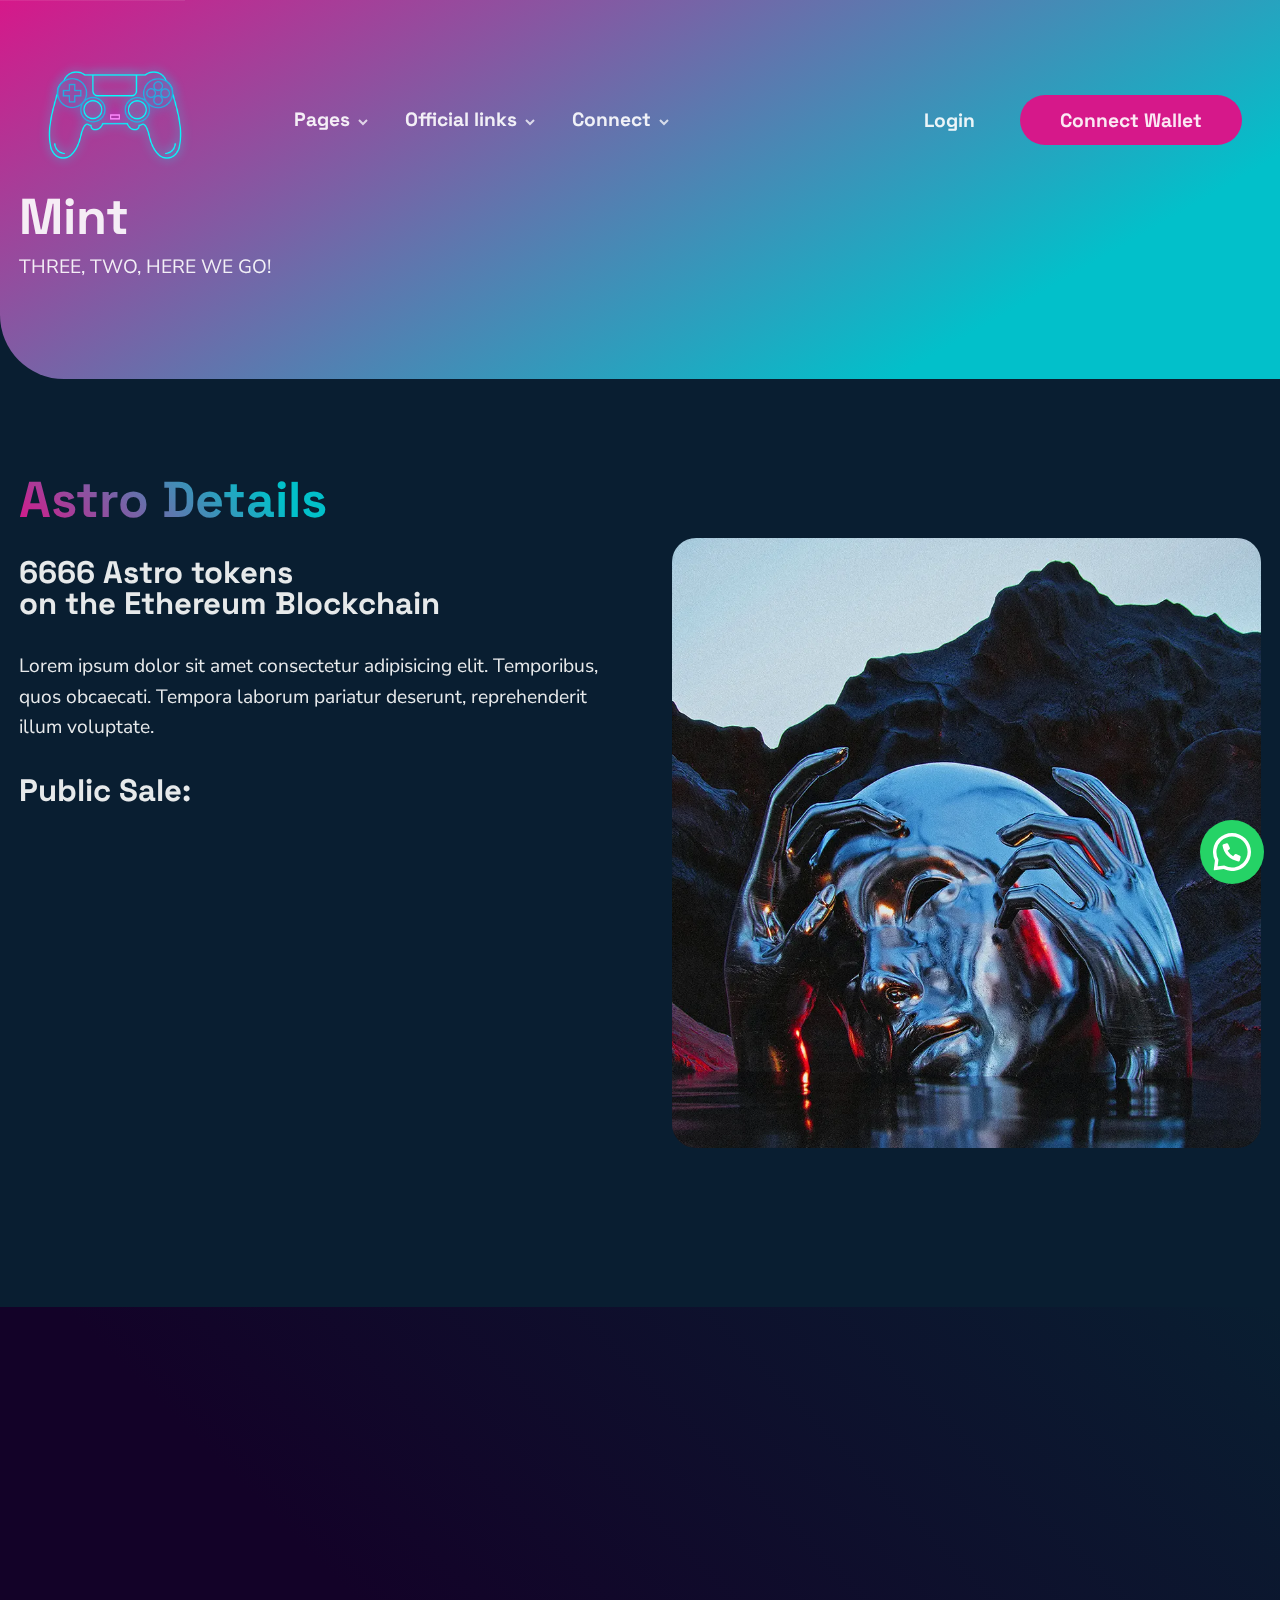
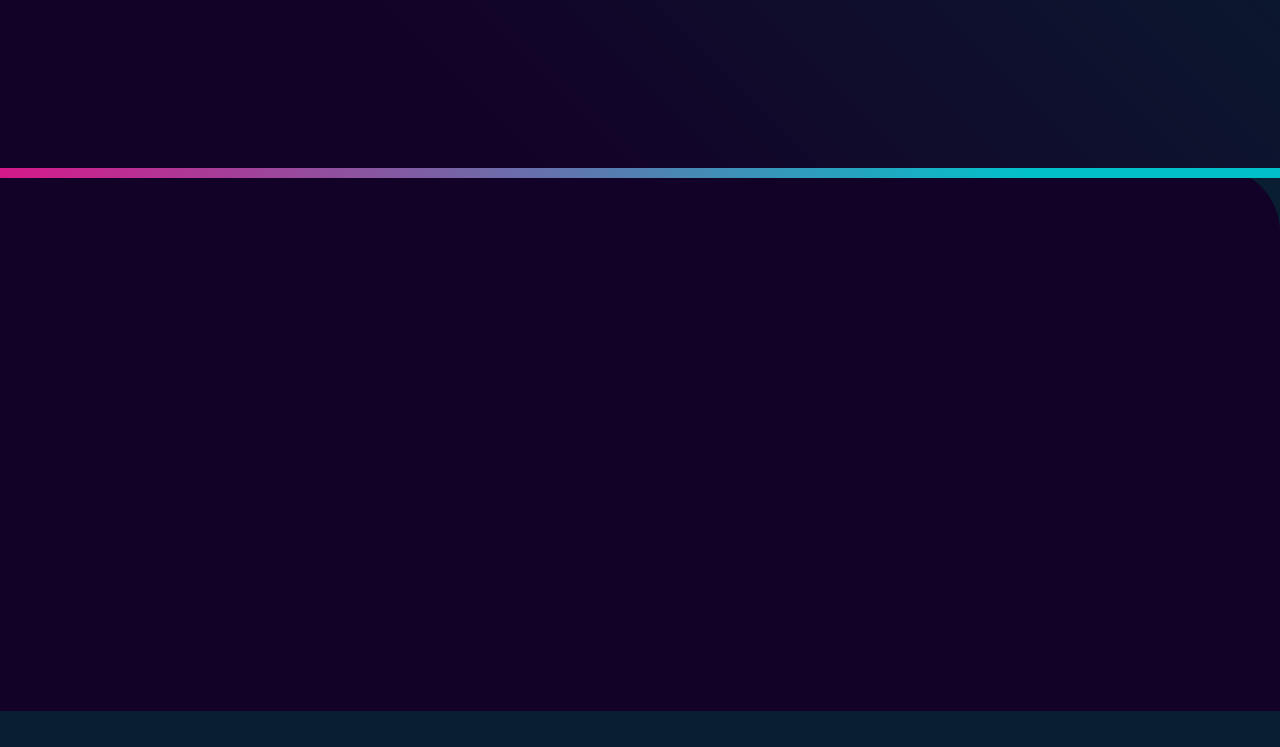
<file: mint.html>
<!DOCTYPE html>
<html lang="en">
<head>
	<meta charset="UTF-8">
	<meta http-equiv="X-UA-Compatible" content="IE=edge">
	<meta name="viewport" content="width=device-width, initial-scale=1.0">
	<!-- favicons -->
	<link rel="icon" href="./imgs/favicon.ico" />
	<link rel="apple-touch-icon" href="./imgs/favicon-192.png" />
	<meta name="author" content="Travolgi">
	<!-- title page & SEO meta -->
	<title>Mint - ASTRO Html Crypto and Multipurpose Template</title>
	<meta name="description" content="ASTRO Html Crypto and Multipurpose Template is designed to go well with various Template: NFT projects, worldwide Crypto, business and technology companies, gaming, security">
	<meta name="keywords" content="mint, astro, nft template, nft, nft theme, website, html template, website template, landing page, responsive, html5 themes, multipurpose template, html, html5, css, template, themes">
	<!-- google fonts -->
	<link rel="preconnect" href="https://fonts.googleapis.com">
	<link rel="preconnect" href="https://fonts.gstatic.com" crossorigin>
	<link href="https://fonts.googleapis.com/css2?family=Nunito+Sans:wght@400;600;700&family=Space+Grotesk:wght@300;400;600;700&display=swap" rel="stylesheet">
	<!-- css -->
	<link rel="stylesheet" href="./css/fontawesome.min.css" />
	<link rel="stylesheet" href="./css/aos.css" />
	<link rel="stylesheet" href="./css/style.css">
	<link rel="stylesheet" href="./css/custom.css">
</head>

<body>
	<!-- Accessibility: Skip to content -->
	<a href="#main" class="skip-to-content">Skip to content</a>
	<!-- Preload page -->
	<div id="preload">Preload...</div>


	<header>
		<div class="container grid" data-aos="fade-up">
			<!-- your logo here -->
			<a href="/">
				<img src="./imgs/logo.webp" alt="Astro theme logo">
			</a>

			<!-- mobile navbar toggle button -->
			<button class="mobile-nav-toggle" aria-controls="navbar">
				<span class="sr-only" aria-expanded="false">Menu</span>
				<div class="bar1"></div>
				<div class="bar2"></div>
				<div class="bar3"></div>
			</button>
			
			<!-- navbar with page links -->
			<nav id="navbar" data-visible="false">
				<ul id="menu">
					<!-- submenu -->
					<li class="has-submenu"><a href="javascript:void(0)">Pages</a>
						<!-- submenu pannel -->
						<ul class="submenu">
							<li><a href="./token.html">Astro Token</a></li>
							<li><a href="./about.html">About</a></li>
							<li><a href="./roadmap.html">Roadmap</a></li>
							<li><a href="./team.html">Team</a></li>
							<li><a href="./mint.html">Mint</a></li>
						</ul>
					</li>
					<!-- submenu -->
					<li class="has-submenu"><a href="javascript:void(0)">Official links</a>
						<!-- submenu pannel -->
						<ul class="submenu">
							<li><a href="#">Whitepaper</a></li>
							<li><a href="#">Rarity Guide</a></li>
							<li><a href="#">Technology</a></li>
							<li><a href="#">Staking</a></li>
							<li><a href="#">Docs</a></li>
						</ul>
					</li>
					<!-- submenu -->
					<li class="has-submenu"><a href="javascript:void(0)">Connect</a>
						<!-- submenu pannel -->
						<ul class="submenu">
							<li><a href="#">Marketplace</a></li>
							<li><a href="#">Features</a></li>
							<li><a href="#">Partners</a></li>
							<li><a href="#">Community</a></li>
							<li><a href="./contact.html">Contact</a></li>
						</ul>
					</li>
				</ul>
				<!-- navbar buttons -->
				<div class="account">
					<button id="login">Login</button>
					<button id="wallet" class="btn-cta">Connect Wallet</button>
				</div>
			</nav>
		</div>
	</header>
	
	
	<main id="main">
		

		<!-- page title section -->
		<section class="page-title">
			<div class="container" data-aos="fade-in">
				<!-- page title -->
				<h1>Mint</h1>
				<p class="upper">Three, two, Here we go!</p>
			</div>
		</section>
		
		
		<!-- mint section -->
		<section>
			<div class="container grid">

				<!-- mint info -->
				<div>
					<h1 class="txt-gradient" data-aos="fade-down">Astro Details</h1>
					<h2 data-aos="fade-down" data-aos-delay="100">6666 Astro tokens<br>on the Ethereum Blockchain</h2>
					<p class="mb-4" data-aos="fade-down" data-aos-delay="200">Lorem ipsum dolor sit amet consectetur adipisicing elit. Temporibus, quos obcaecati. Tempora laborum pariatur deserunt, reprehenderit illum voluptate.</p>
					
					<h2 data-aos="fade-up" data-aos-delay="300">Public Sale:</h2>
					<h1 class="txt-gradient" data-aos="zoom-in" data-aos-delay="350">DA/TE/MINT</h1>
					
					<h2 data-aos="fade-up" data-aos-delay="400">Whitelist:</h2>
					<h1 class="txt-gradient" data-aos="zoom-in" data-aos-delay="450">DA/TE/MINT</h1>
					
					<h2 data-aos="fade-up" data-aos-delay="500">Mint Price:</h2>
					<h1 class="txt-gradient" data-aos="zoom-in" data-aos-delay="550">1 ETH</h1>
				</div>
				
				<!-- right image -->
				<img src="./imgs/mint-astro.webp" class="move" alt="Mint - Astro html theme" data-aos="zoom-out-rigth">
			</div>
		</section>

		
		<!-- call to action -->
		<section class="cta">
			<div class="container">
				<div>
					<h1 data-aos="fade-right">Astro Html Crypto and <span class="txt-gradient">Multipurpose Template</span></h1>
					<p data-aos="fade-down" data-aos-delay="100">Crypto and NFT world themed website with clean design and high performance developed in html5, sass, css3 and vanila js</p>
				</div>
				<!-- space vortex -->
				<div class="space-vortex vortex-sm" data-aos="zoom-out-down" data-aos-delay="400">
					<!-- space vortex external arc -->
					<div class="arc">
						<!-- space vortex center acr -->
						<div class="arc">
							<!-- space vortex inside arc -->
							<div class="arc"></div>
						</div>
					</div>
					<!-- call to action button -->				
					<a href="#" target="_blank" class="btn btn-cta" data-aos="fade-left" data-aos-delay="200">BUY NOW ASTRO</a>
				</div>
			</div>
		</section>
	</main>


	<!-- footer -->
	<footer>
		<div class="container grid" data-aos="fade-up">
			<div>
				<!-- your logo here -->
				<a href="/">
					<img src="./imgs/logo.webp" alt="Astro theme logo">
				</a>
				<p class="mb-2">6666 Free Mint Collection Built On Transparency, Fairness and Utility.</p>

				<!-- social links -->
				<ul class="inline-list">
					<li>
						<a href="#" target="_blank">
							<i class="icon-opensea"></i>
						</a>
					</li>
					<li>
						<a href="#" target="_blank">
							<i class="fa-brands fa-discord"></i>
						</a>
					</li>
					<li>
						<a href="#" target="_blank">
							<i class="fa-brands fa-twitter"></i>
						</a>
					</li>
					<li>
						<a href="#" target="_blank">
							<i class="fa-solid fa-paper-plane"></i>
						</a>
					</li>
				</ul>
			</div>

			<!-- links -->
			<div>
				<h3>Pages</h3>
				<ul>
					<li><a href="./token.html">Astro Token</a></li>
					<li><a href="./about.html">About</a></li>
					<li><a href="./roadmap.html">Roadmap</a></li>
					<li><a href="./team.html">Team</a></li>
					<li><a href="./mint.html">Mint</a></li>
				</ul>
			</div>

			<!-- links -->
			<div>
				<h3>Official links</h3>
				<ul>
					<li><a href="#">Whitepaper</a></li>
					<li><a href="#">Rarity Guide</a></li>
					<li><a href="#">Technology</a></li>
					<li><a href="#">Staking</a></li>
					<li><a href="#">Docs</a></li>
				</ul>
			</div>

			<!-- links -->
			<div>
				<h3>Connect</h3>
				<ul>
					<li><a href="#">Marketplace</a></li>
					<li><a href="#">Features</a></li>
					<li><a href="#">Partners</a></li>
					<li><a href="#">Community</a></li>
					<li><a href="./contact.html">Contact</a></li>
				</ul>
			</div>
		
		</div>
	</footer>
	
	
	<!-- login modal -->
	<div id="loginModal">
		<div class="modal">
			<!-- close modal icon -->
			<span class="close-modal">x</span>
			<!-- your logo here -->
			<img src="./imgs/logo.webp" alt="Astro theme logo">
			
			<h2>Login with your account</h2>
			<!-- login form -->
			<form id="loginForm" action="javascript:void(0)">
				<input type="email" name="emailLogin" id="emailLogin" placeholder="Your Email" required>
				<input type="password" name="passwordLogin" id="passwordLogin" placeholder="Your Password" required>
				<button type="submit" class="btn-cta">Login</button>
			</form>
			
			<p>or continue</p>
			<!-- login with Google account -->
			<button class="btn-border">
				with <strong>Google</strong>
				<svg xmlns="http://www.w3.org/2000/svg" viewBox="0 0 488 512"><path d="M488 261.8C488 403.3 391.1 504 248 504 110.8 504 0 393.2 0 256S110.8 8 248 8c66.8 0 123 24.5 166.3 64.9l-67.5 64.9C258.5 52.6 94.3 116.6 94.3 256c0 86.5 69.1 156.6 153.7 156.6 98.2 0 135-70.4 140.8-106.9H248v-85.3h236.1c2.3 12.7 3.9 24.9 3.9 41.4z"/></svg>
			</button>
			<!-- login with Facebook account -->
			<button class="btn-border">
				with <strong>Facebook</strong>
				<svg xmlns="http://www.w3.org/2000/svg" viewBox="0 0 310 512"><path d="M279.14 288l14.22-92.66h-88.91v-60.13c0-25.35 12.42-50.06 52.24-50.06h40.42V6.26S260.43 0 225.36 0c-73.22 0-121.08 44.38-121.08 124.72v70.62H22.89V288h81.39v224h100.17V288z"/></svg>
			</button>
			
			<!-- link to registration modal -->
			<small>Don't have an account? <a href="javascript:void(0)" id="changeSignUp">Sign up</a></small>
		</div>
	</div>


	<!-- registration modal -->
	<div id="signUpModal">
		<div class="modal">
			<!-- close modal icon -->
			<span class="close-modal">x</span>
			<!-- your logo here -->
			<img src="./imgs/logo.webp" alt="Astro theme logo">
			
			<h2>Sign Up now!</h2>
			<!-- registration form -->
			<form id="signUpForm" action="javascript:void(0)">
				<input type="text" name="usernameSignUp" id="usernameSignUp" placeholder="Your Username" required>
				<input type="email" name="emailSignUp" id="emailSignUp" placeholder="Your Email" required>
				<input type="password" name="passwordSignUp" id="passwordSignUp" placeholder="Your Password" required>
				<button type="submit" class="btn-cta">Sign Up</button>
			</form>

			<p>or Sign Up</p>
			<!-- registration with Google account -->
			<button class="btn-border">
				with <strong>Google</strong>
				<svg xmlns="http://www.w3.org/2000/svg" viewBox="0 0 488 512"><path d="M488 261.8C488 403.3 391.1 504 248 504 110.8 504 0 393.2 0 256S110.8 8 248 8c66.8 0 123 24.5 166.3 64.9l-67.5 64.9C258.5 52.6 94.3 116.6 94.3 256c0 86.5 69.1 156.6 153.7 156.6 98.2 0 135-70.4 140.8-106.9H248v-85.3h236.1c2.3 12.7 3.9 24.9 3.9 41.4z"/></svg>
			</button>
			<!-- registration with Facebook account -->
			<button class="btn-border">
				with <strong>Facebook</strong>
				<svg xmlns="http://www.w3.org/2000/svg" viewBox="0 0 310 512"><path d="M279.14 288l14.22-92.66h-88.91v-60.13c0-25.35 12.42-50.06 52.24-50.06h40.42V6.26S260.43 0 225.36 0c-73.22 0-121.08 44.38-121.08 124.72v70.62H22.89V288h81.39v224h100.17V288z"/></svg>
			</button>
			
			<!-- link to login modal -->
			<small>Already have an account? <a href="javascript:void(0)" id="changeLogin">Login</a></small>
		</div>
	</div>
	
	
	<!-- scrool to top button -->
	<button id="goTop" title="Scrool to top">
		<svg xmlns="http://www.w3.org/2000/svg" viewBox="0 0 320 450"><path d="M168.5 164.2l148 146.8c4.7 4.7 4.7 12.3 0 17l-19.8 19.8c-4.7 4.7-12.3 4.7-17 0L160 229.3 40.3 347.8c-4.7 4.7-12.3 4.7-17 0L3.5 328c-4.7-4.7-4.7-12.3 0-17l148-146.8c4.7-4.7 12.3-4.7 17 0z"></path></svg>
	</button>


	<!-- Whats App button -->
	<button class="wa-chat" href="https://wa.me/YOUR_NUMBER?text=Good+Morning,+I+would+need+to+" target="_blank">
		<span class="wa-msg">Hello, Can we help you?</span>
	</button>


	<!-- js -->
	<script src="./js/aos.js"></script>
	<script src="./js/main.js" defer></script>
</body>
</html>
</file>
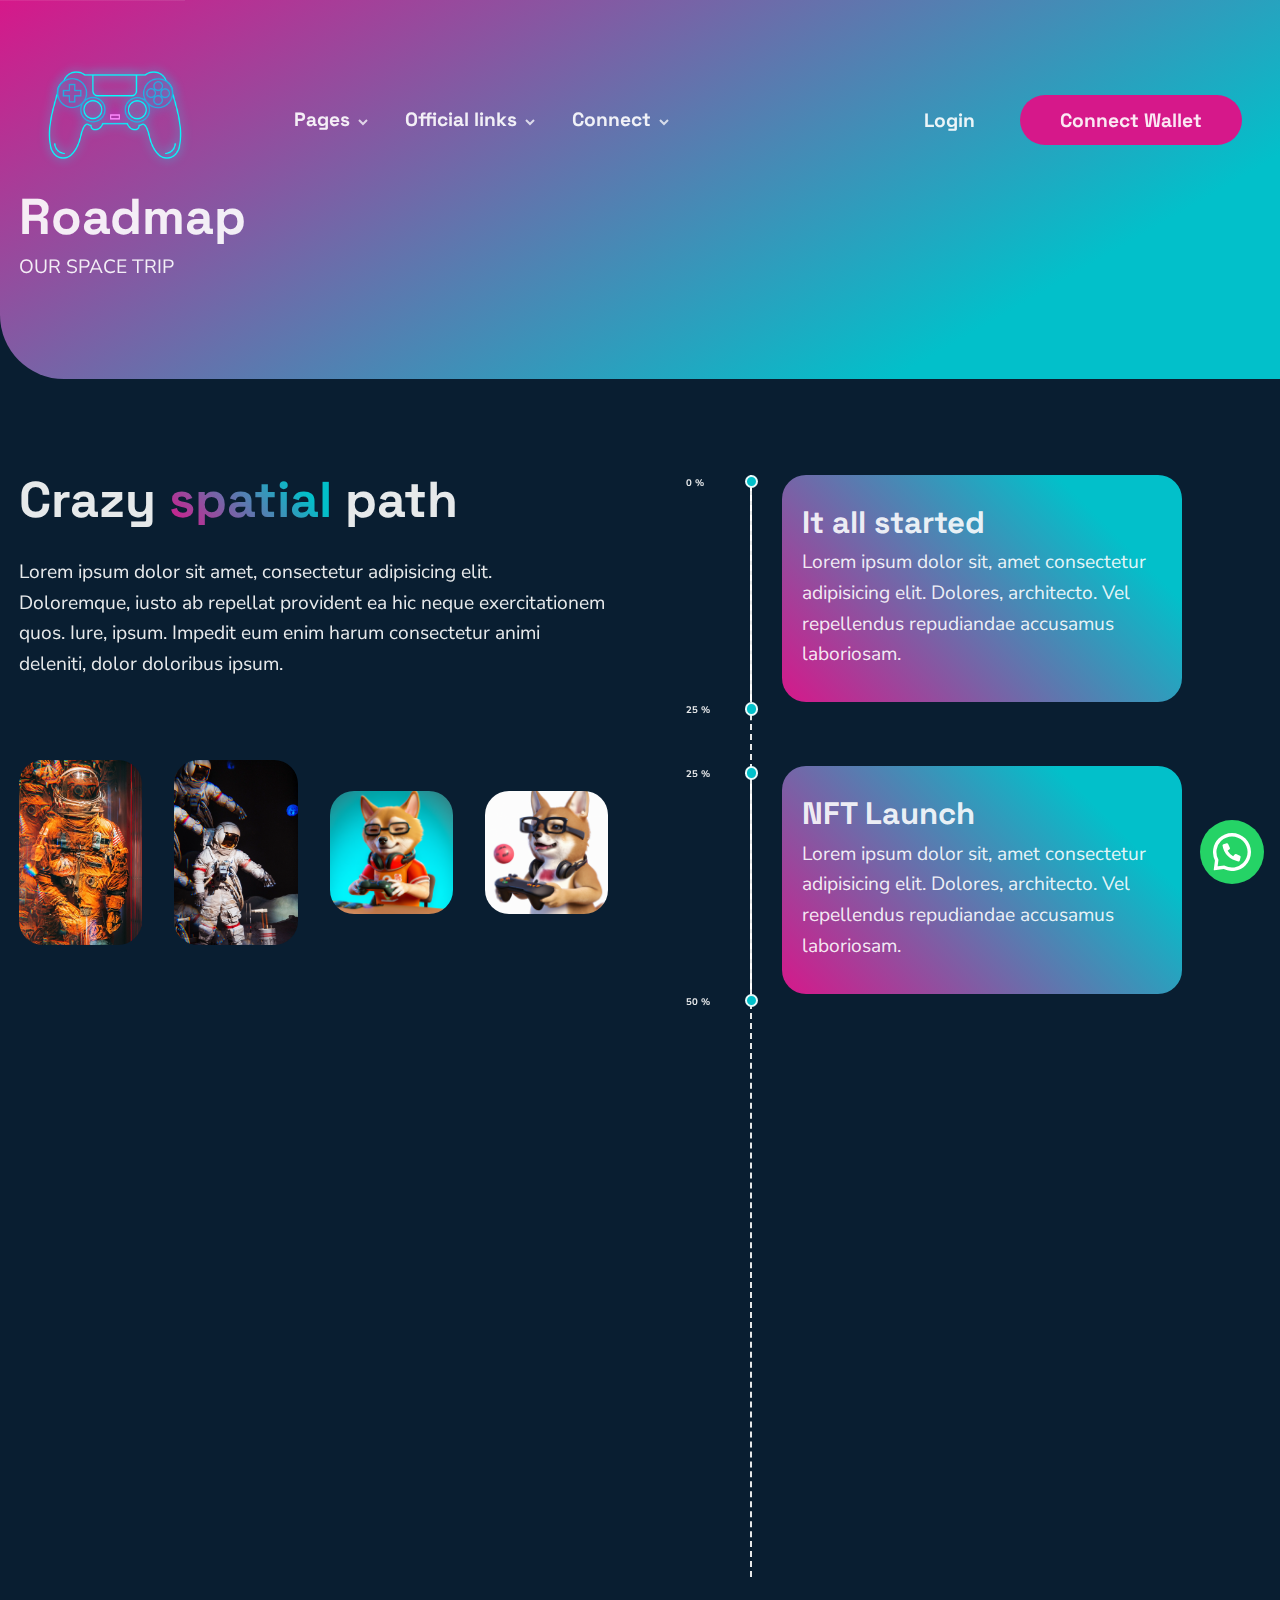
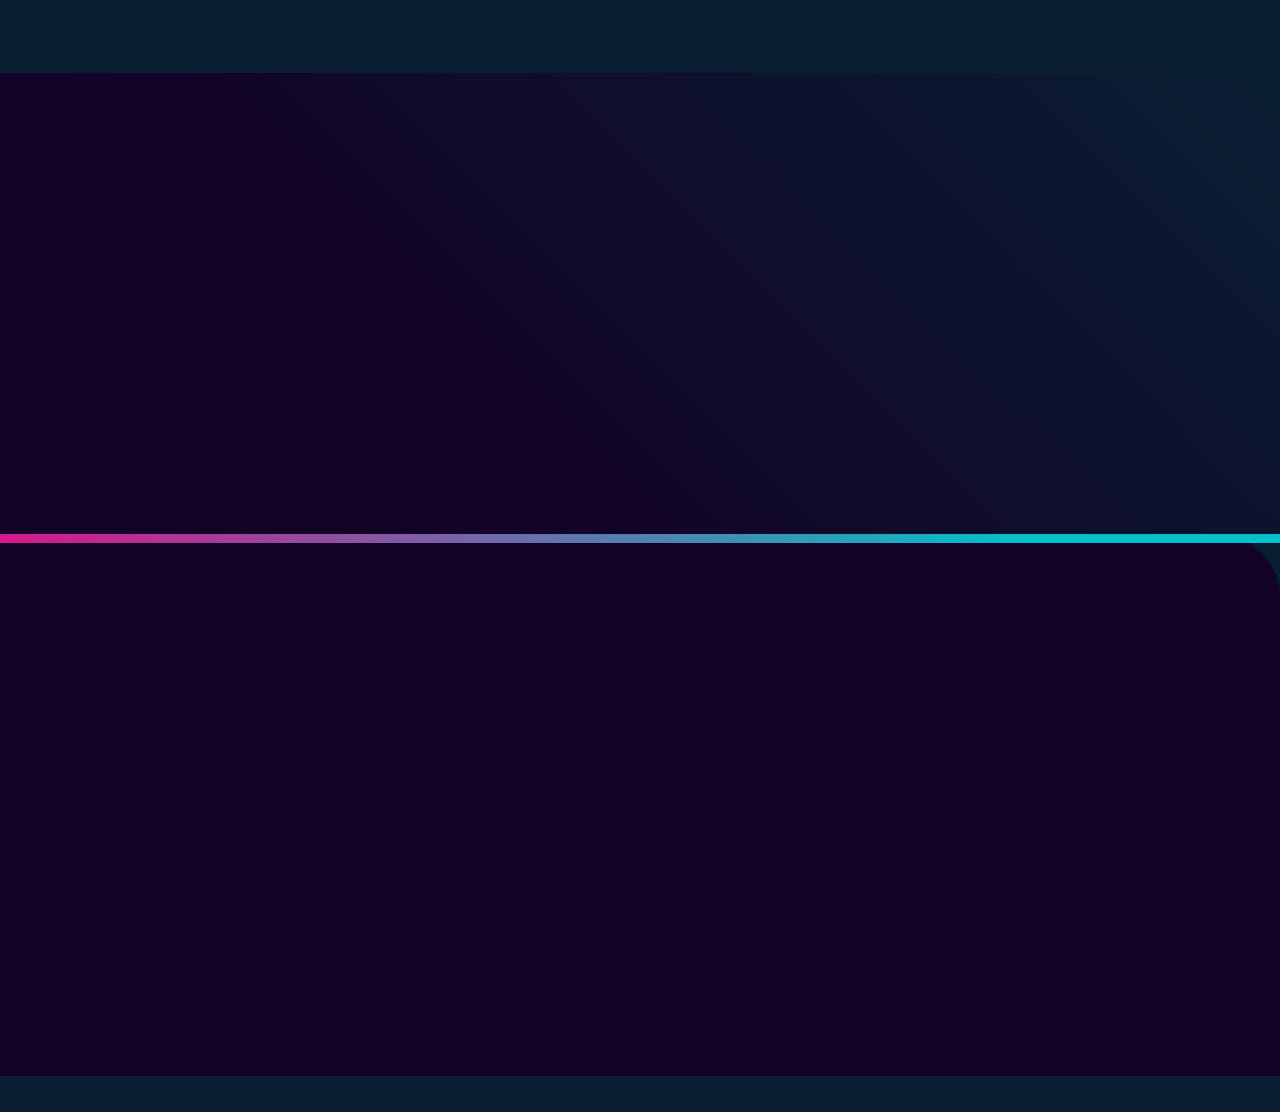
<file: roadmap.html>
<!DOCTYPE html>
<html lang="en">
<head>
	<meta charset="UTF-8">
	<meta http-equiv="X-UA-Compatible" content="IE=edge">
	<meta name="viewport" content="width=device-width, initial-scale=1.0">
	<!-- favicons -->
	<link rel="icon" href="./imgs/favicon.ico" />
	<link rel="apple-touch-icon" href="./imgs/favicon-192.png" />
	<meta name="author" content="Travolgi">
	<!-- title page & SEO meta -->
	<title>Roadmap - ASTRO Html Crypto and Multipurpose Template</title>
	<meta name="description" content="ASTRO Html Crypto and Multipurpose Template is designed to go well with various Template: NFT projects, worldwide Crypto, business and technology companies, gaming, security">
	<meta name="keywords" content="roadmap, astro, nft template, nft, nft theme, website, html template, website template, landing page, responsive, html5 themes, multipurpose template, html, html5, css, template, themes">
	<!-- google fonts -->
	<link rel="preconnect" href="https://fonts.googleapis.com">
	<link rel="preconnect" href="https://fonts.gstatic.com" crossorigin>
	<link href="https://fonts.googleapis.com/css2?family=Nunito+Sans:wght@400;600;700&family=Space+Grotesk:wght@300;400;600;700&display=swap" rel="stylesheet">
	<!-- css -->
	<link rel="stylesheet" href="./css/fontawesome.min.css" />
	<link rel="stylesheet" href="./css/aos.css" />
	<link rel="stylesheet" href="./css/style.css">
	<link rel="stylesheet" href="./css/custom.css">
</head>

<body>
	<!-- Accessibility: Skip to content -->
	<a href="#main" class="skip-to-content">Skip to content</a>
	<!-- Preload page -->
	<div id="preload">Preload...</div>


	<header>
		<div class="container grid" data-aos="fade-up">
			<!-- your logo here -->
			<a href="/">
				<img src="./imgs/logo.webp" alt="Astro theme logo">
			</a>

			<!-- mobile navbar toggle button -->
			<button class="mobile-nav-toggle" aria-controls="navbar">
				<span class="sr-only" aria-expanded="false">Menu</span>
				<div class="bar1"></div>
				<div class="bar2"></div>
				<div class="bar3"></div>
			</button>
			
			<!-- navbar with page links -->
			<nav id="navbar" data-visible="false">
				<ul id="menu">
					<!-- submenu -->
					<li class="has-submenu"><a href="javascript:void(0)">Pages</a>
						<!-- submenu pannel -->
						<ul class="submenu">
							<li><a href="./token.html">Astro Token</a></li>
							<li><a href="./about.html">About</a></li>
							<li><a href="./roadmap.html">Roadmap</a></li>
							<li><a href="./team.html">Team</a></li>
							<li><a href="./mint.html">Mint</a></li>
						</ul>
					</li>
					<!-- submenu -->
					<li class="has-submenu"><a href="javascript:void(0)">Official links</a>
						<!-- submenu pannel -->
						<ul class="submenu">
							<li><a href="#">Whitepaper</a></li>
							<li><a href="#">Rarity Guide</a></li>
							<li><a href="#">Technology</a></li>
							<li><a href="#">Staking</a></li>
							<li><a href="#">Docs</a></li>
						</ul>
					</li>
					<!-- submenu -->
					<li class="has-submenu"><a href="javascript:void(0)">Connect</a>
						<!-- submenu pannel -->
						<ul class="submenu">
							<li><a href="#">Marketplace</a></li>
							<li><a href="#">Features</a></li>
							<li><a href="#">Partners</a></li>
							<li><a href="#">Community</a></li>
							<li><a href="./contact.html">Contact</a></li>
						</ul>
					</li>
				</ul>
				<!-- navbar buttons -->
				<div class="account">
					<button id="login">Login</button>
					<button id="wallet" class="btn-cta">Connect Wallet</button>
				</div>
			</nav>
		</div>
	</header>
	
	
	<main id="main">
		

		<!-- page title section -->
		<section class="page-title">
			<div class="container" data-aos="fade-in">
				<!-- page title -->
				<h1>Roadmap</h1>
				<p class="upper">Our space trip</p>
			</div>
		</section>
		
		
		<!-- roadmap section -->
		<section>
			<div class="container grid">

				<div class="align-start">
					<h1 data-aos="zoom-out-up" data-aos-delay="100">Crazy <span class="txt-gradient">spatial</span> path</h1>
					<p class="mb-2" data-aos="zoom-out-up" data-aos-delay="200">Lorem ipsum dolor sit amet, consectetur adipisicing elit. Doloremque, iusto ab repellat provident ea hic neque exercitationem quos. Iure, ipsum. Impedit eum enim harum consectetur animi deleniti, dolor doloribus ipsum.</p>
					<!-- nft example -->
					<div class="grid gtc-4 gtm-sm-2 g-2 translateY-3">
						<img src="./imgs/nft6.webp" class="zoom-hover" alt="NFT - Astro html theme" data-aos="zoom-out-left" data-aos-delay="300">
						<img src="./imgs/nft5.webp" class="zoom-hover" alt="NFT - Astro html theme" data-aos="zoom-out-left" data-aos-delay="400">
						<img src="./imgs/nft3.webp" class="zoom-hover" alt="NFT - Astro html theme" data-aos="zoom-out-left" data-aos-delay="500">
						<img src="./imgs/nft4.webp" class="zoom-hover" alt="NFT - Astro html theme" data-aos="zoom-out-left" data-aos-delay="600">
					</div>
				</div>
				
				<!-- timeline list -->
				<ul class="timeline" data-aos="fade-left">
					<!-- timeline card -->
					<li data-aos="zoom-out-left" data-aos-delay="100">
						<!-- timeline date -->
						<span class="line">
							<strong>0 %</strong>
							<strong>25 %</strong>
						</span>
						<!-- timeline date description -->
						<div>
							<h2>It all started</h2>
							<p>Lorem ipsum dolor sit, amet consectetur adipisicing elit. Dolores, architecto. Vel repellendus repudiandae accusamus laboriosam.</p>
						</div>
					</li>

					<!-- timeline card -->
					<li data-aos="zoom-out-left" data-aos-delay="200">
						<span class="line">
							<strong>25 %</strong>
							<strong>50 %</strong>
						</span>
						<div>
							<h2>NFT Launch</h2>
							<p>Lorem ipsum dolor sit, amet consectetur adipisicing elit. Dolores, architecto. Vel repellendus repudiandae accusamus laboriosam.</p>
						</div>
					</li>

					<!-- timeline card -->
					<li data-aos="zoom-out-left" data-aos-delay="300">
						<!-- timeline date -->
						<span class="line">
							<strong>50 %</strong>
							<strong>75 %</strong>
						</span>
						<!-- timeline date description -->
						<div>
							<h2>Holder Access</h2>
							<p>Lorem ipsum dolor sit, amet consectetur adipisicing elit. Dolores, architecto. Vel repellendus repudiandae accusamus laboriosam.</p>
						</div>
					</li>

					<!-- timeline card -->
					<li data-aos="zoom-out-left" data-aos-delay="400">
						<!-- timeline date -->
						<span class="line">
							<strong>75 %</strong>
							<strong>100%</strong>
						</span>
						<!-- timeline date description -->
						<div>
							<h2>Entering the Metaverse</h2>
							<p>Lorem ipsum dolor sit, amet consectetur adipisicing elit. Dolores, architecto. Vel repellendus repudiandae accusamus laboriosam.</p>
						</div>
					</li>
				</ul>
				
			</div>
		</section>


		<!-- call to action -->
		<section class="cta">
			<div class="container">
				<div>
					<h1 data-aos="fade-right">Astro Html Crypto and <span class="txt-gradient">Multipurpose Template</span></h1>
					<p data-aos="fade-down" data-aos-delay="100">Crypto and NFT world themed website with clean design and high performance developed in html5, sass, css3 and vanila js</p>
				</div>
				<!-- space vortex -->
				<div class="space-vortex vortex-sm" data-aos="zoom-out-down" data-aos-delay="400">
					<!-- space vortex external arc -->
					<div class="arc">
						<!-- space vortex center acr -->
						<div class="arc">
							<!-- space vortex inside arc -->
							<div class="arc"></div>
						</div>
					</div>
					<!-- call to action button -->				
					<a href="#" target="_blank" class="btn btn-cta" data-aos="fade-left" data-aos-delay="200">BUY NOW ASTRO</a>
				</div>
			</div>
		</section>

	</main>


	<!-- footer -->
	<footer>
		<div class="container grid" data-aos="fade-up">
			<div>
				<!-- your logo here -->
				<a href="/">
					<img src="./imgs/logo.webp" alt="Astro theme logo">
				</a>
				<p class="mb-2">6666 Free Mint Collection Built On Transparency, Fairness and Utility.</p>

				<!-- social links -->
				<ul class="inline-list">
					<li>
						<a href="#" target="_blank">
							<i class="icon-opensea"></i>
						</a>
					</li>
					<li>
						<a href="#" target="_blank">
							<i class="fa-brands fa-discord"></i>
						</a>
					</li>
					<li>
						<a href="#" target="_blank">
							<i class="fa-brands fa-twitter"></i>
						</a>
					</li>
					<li>
						<a href="#" target="_blank">
							<i class="fa-solid fa-paper-plane"></i>
						</a>
					</li>
				</ul>
			</div>

			<!-- links -->
			<div>
				<h3>Pages</h3>
				<ul>
					<li><a href="./token.html">Astro Token</a></li>
					<li><a href="./about.html">About</a></li>
					<li><a href="./roadmap.html">Roadmap</a></li>
					<li><a href="./team.html">Team</a></li>
					<li><a href="./mint.html">Mint</a></li>
				</ul>
			</div>

			<!-- links -->
			<div>
				<h3>Official links</h3>
				<ul>
					<li><a href="#">Whitepaper</a></li>
					<li><a href="#">Rarity Guide</a></li>
					<li><a href="#">Technology</a></li>
					<li><a href="#">Staking</a></li>
					<li><a href="#">Docs</a></li>
				</ul>
			</div>

			<!-- links -->
			<div>
				<h3>Connect</h3>
				<ul>
					<li><a href="#">Marketplace</a></li>
					<li><a href="#">Features</a></li>
					<li><a href="#">Partners</a></li>
					<li><a href="#">Community</a></li>
					<li><a href="./contact.html">Contact</a></li>
				</ul>
			</div>
		
		</div>
	</footer>
	
	
	<!-- login modal -->
	<div id="loginModal">
		<div class="modal">
			<!-- close modal icon -->
			<span class="close-modal">x</span>
			<!-- your logo here -->
			<img src="./imgs/logo.webp" alt="Astro theme logo">
			
			<h2>Login with your account</h2>
			<!-- login form -->
			<form id="loginForm" action="javascript:void(0)">
				<input type="email" name="emailLogin" id="emailLogin" placeholder="Your Email" required>
				<input type="password" name="passwordLogin" id="passwordLogin" placeholder="Your Password" required>
				<button type="submit" class="btn-cta">Login</button>
			</form>
			
			<p>or continue</p>
			<!-- login with Google account -->
			<button class="btn-border">
				with <strong>Google</strong>
				<svg xmlns="http://www.w3.org/2000/svg" viewBox="0 0 488 512"><path d="M488 261.8C488 403.3 391.1 504 248 504 110.8 504 0 393.2 0 256S110.8 8 248 8c66.8 0 123 24.5 166.3 64.9l-67.5 64.9C258.5 52.6 94.3 116.6 94.3 256c0 86.5 69.1 156.6 153.7 156.6 98.2 0 135-70.4 140.8-106.9H248v-85.3h236.1c2.3 12.7 3.9 24.9 3.9 41.4z"/></svg>
			</button>
			<!-- login with Facebook account -->
			<button class="btn-border">
				with <strong>Facebook</strong>
				<svg xmlns="http://www.w3.org/2000/svg" viewBox="0 0 310 512"><path d="M279.14 288l14.22-92.66h-88.91v-60.13c0-25.35 12.42-50.06 52.24-50.06h40.42V6.26S260.43 0 225.36 0c-73.22 0-121.08 44.38-121.08 124.72v70.62H22.89V288h81.39v224h100.17V288z"/></svg>
			</button>
			
			<!-- link to registration modal -->
			<small>Don't have an account? <a href="javascript:void(0)" id="changeSignUp">Sign up</a></small>
		</div>
	</div>


	<!-- registration modal -->
	<div id="signUpModal">
		<div class="modal">
			<!-- close modal icon -->
			<span class="close-modal">x</span>
			<!-- your logo here -->
			<img src="./imgs/logo.webp" alt="Astro theme logo">
			
			<h2>Sign Up now!</h2>
			<!-- registration form -->
			<form id="signUpForm" action="javascript:void(0)">
				<input type="text" name="usernameSignUp" id="usernameSignUp" placeholder="Your Username" required>
				<input type="email" name="emailSignUp" id="emailSignUp" placeholder="Your Email" required>
				<input type="password" name="passwordSignUp" id="passwordSignUp" placeholder="Your Password" required>
				<button type="submit" class="btn-cta">Sign Up</button>
			</form>

			<p>or Sign Up</p>
			<!-- registration with Google account -->
			<button class="btn-border">
				with <strong>Google</strong>
				<svg xmlns="http://www.w3.org/2000/svg" viewBox="0 0 488 512"><path d="M488 261.8C488 403.3 391.1 504 248 504 110.8 504 0 393.2 0 256S110.8 8 248 8c66.8 0 123 24.5 166.3 64.9l-67.5 64.9C258.5 52.6 94.3 116.6 94.3 256c0 86.5 69.1 156.6 153.7 156.6 98.2 0 135-70.4 140.8-106.9H248v-85.3h236.1c2.3 12.7 3.9 24.9 3.9 41.4z"/></svg>
			</button>
			<!-- registration with Facebook account -->
			<button class="btn-border">
				with <strong>Facebook</strong>
				<svg xmlns="http://www.w3.org/2000/svg" viewBox="0 0 310 512"><path d="M279.14 288l14.22-92.66h-88.91v-60.13c0-25.35 12.42-50.06 52.24-50.06h40.42V6.26S260.43 0 225.36 0c-73.22 0-121.08 44.38-121.08 124.72v70.62H22.89V288h81.39v224h100.17V288z"/></svg>
			</button>
			
			<!-- link to login modal -->
			<small>Already have an account? <a href="javascript:void(0)" id="changeLogin">Login</a></small>
		</div>
	</div>
	
	
	<!-- scrool to top button -->
	<button id="goTop" title="Scrool to top">
		<svg xmlns="http://www.w3.org/2000/svg" viewBox="0 0 320 450"><path d="M168.5 164.2l148 146.8c4.7 4.7 4.7 12.3 0 17l-19.8 19.8c-4.7 4.7-12.3 4.7-17 0L160 229.3 40.3 347.8c-4.7 4.7-12.3 4.7-17 0L3.5 328c-4.7-4.7-4.7-12.3 0-17l148-146.8c4.7-4.7 12.3-4.7 17 0z"></path></svg>
	</button>


	<!-- Whats App button -->
	<button class="wa-chat" href="https://wa.me/YOUR_NUMBER?text=Good+Morning,+I+would+need+to+" target="_blank">
		<span class="wa-msg">Hello, Can we help you?</span>
	</button>


	<!-- js -->
	<script src="./js/aos.js"></script>
	<script src="./js/main.js" defer></script>
</body>
</html>
</file>
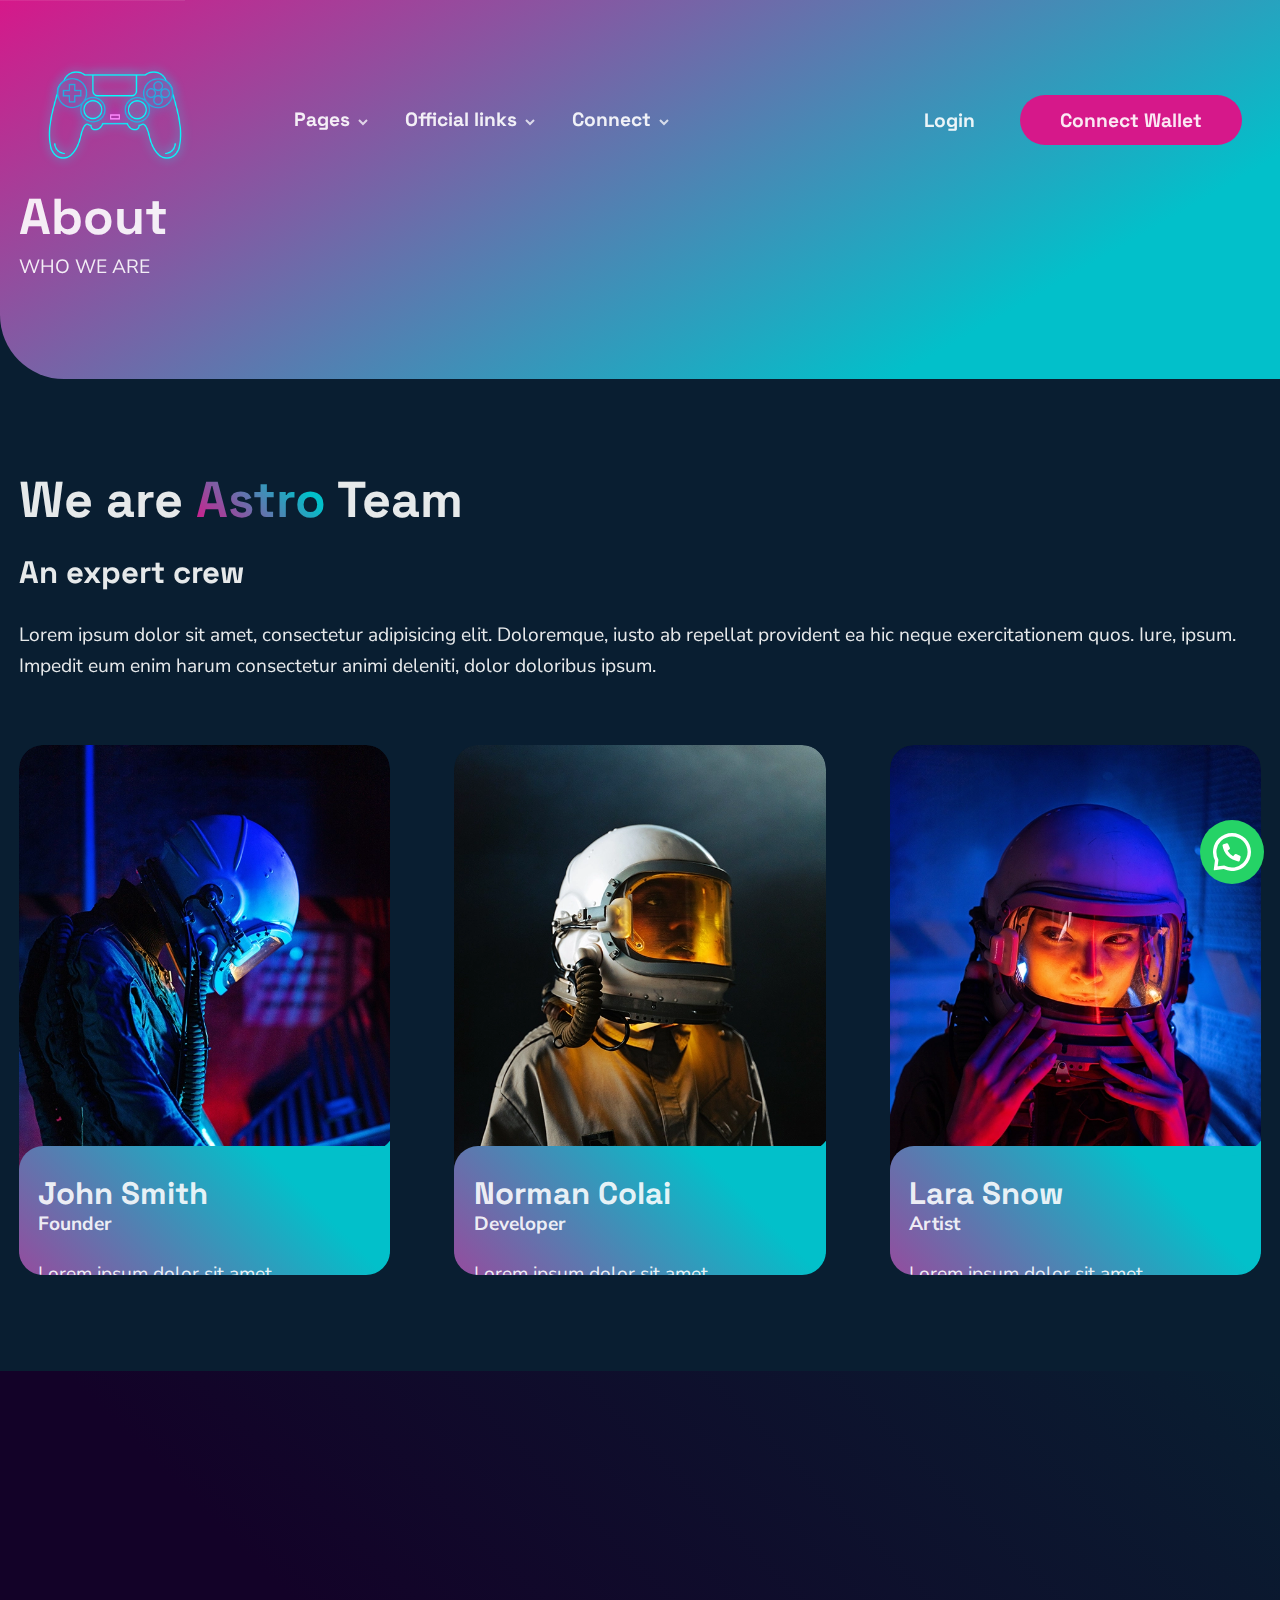
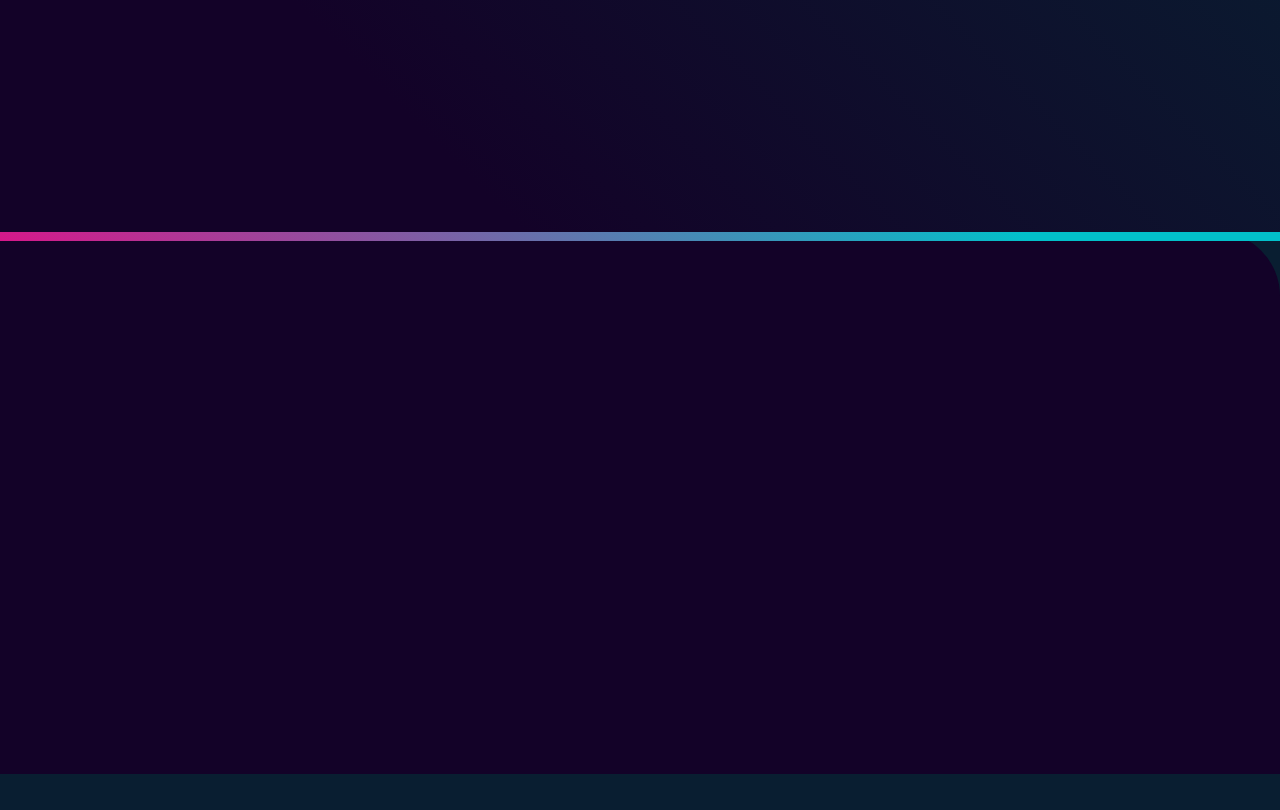
<file: team.html>
<!DOCTYPE html>
<html lang="en">
<head>
	<meta charset="UTF-8">
	<meta http-equiv="X-UA-Compatible" content="IE=edge">
	<meta name="viewport" content="width=device-width, initial-scale=1.0">
	<!-- favicons -->
	<link rel="icon" href="./imgs/favicon.ico" />
	<link rel="apple-touch-icon" href="./imgs/favicon-192.png" />
	<meta name="author" content="Travolgi">
	<!-- title page & SEO meta -->
	<title>Team - ASTRO Html Crypto and Multipurpose Template</title>
	<meta name="description" content="ASTRO Html Crypto and Multipurpose Template is designed to go well with various Template: NFT projects, worldwide Crypto, business and technology companies, gaming, security">
	<meta name="keywords" content="team, astro, nft template, nft, nft theme, website, html template, website template, landing page, responsive, html5 themes, multipurpose template, html, html5, css, template, themes">
	<!-- google fonts -->
	<link rel="preconnect" href="https://fonts.googleapis.com">
	<link rel="preconnect" href="https://fonts.gstatic.com" crossorigin>
	<link href="https://fonts.googleapis.com/css2?family=Nunito+Sans:wght@400;600;700&family=Space+Grotesk:wght@300;400;600;700&display=swap" rel="stylesheet">
	<!-- css -->
	<link rel="stylesheet" href="./css/fontawesome.min.css" />
	<link rel="stylesheet" href="./css/aos.css" />
	<link rel="stylesheet" href="./css/style.css">
	<link rel="stylesheet" href="./css/custom.css">
</head>

<body>
	<!-- Accessibility: Skip to content -->
	<a href="#main" class="skip-to-content">Skip to content</a>
	<!-- Preload page -->
	<div id="preload">Preload...</div>


	<header>
		<div class="container grid" data-aos="fade-up">
			<!-- your logo here -->
			<a href="/">
				<img src="./imgs/logo.webp" alt="Astro theme logo">
			</a>

			<!-- mobile navbar toggle button -->
			<button class="mobile-nav-toggle" aria-controls="navbar">
				<span class="sr-only" aria-expanded="false">Menu</span>
				<div class="bar1"></div>
				<div class="bar2"></div>
				<div class="bar3"></div>
			</button>
			
			<!-- navbar with page links -->
			<nav id="navbar" data-visible="false">
				<ul id="menu">
					<!-- submenu -->
					<li class="has-submenu"><a href="javascript:void(0)">Pages</a>
						<!-- submenu pannel -->
						<ul class="submenu">
							<li><a href="./token.html">Astro Token</a></li>
							<li><a href="./about.html">About</a></li>
							<li><a href="./roadmap.html">Roadmap</a></li>
							<li><a href="./team.html">Team</a></li>
							<li><a href="./mint.html">Mint</a></li>
						</ul>
					</li>
					<!-- submenu -->
					<li class="has-submenu"><a href="javascript:void(0)">Official links</a>
						<!-- submenu pannel -->
						<ul class="submenu">
							<li><a href="#">Whitepaper</a></li>
							<li><a href="#">Rarity Guide</a></li>
							<li><a href="#">Technology</a></li>
							<li><a href="#">Staking</a></li>
							<li><a href="#">Docs</a></li>
						</ul>
					</li>
					<!-- submenu -->
					<li class="has-submenu"><a href="javascript:void(0)">Connect</a>
						<!-- submenu pannel -->
						<ul class="submenu">
							<li><a href="#">Marketplace</a></li>
							<li><a href="#">Features</a></li>
							<li><a href="#">Partners</a></li>
							<li><a href="#">Community</a></li>
							<li><a href="./contact.html">Contact</a></li>
						</ul>
					</li>
				</ul>
				<!-- navbar buttons -->
				<div class="account">
					<button id="login">Login</button>
					<button id="wallet" class="btn-cta">Connect Wallet</button>
				</div>
			</nav>
		</div>
	</header>
	
	
	<main id="main">
		

		<!-- page title section -->
		<section class="page-title">
			<div class="container" data-aos="fade-in">
				<!-- page title -->
				<h1>About</h1>
				<p class="upper">Who we are</p>
			</div>
		</section>
		
		
		<!-- team section -->
		<section>
			<div class="container">
				<h1 data-aos="zoom-out-up" data-aos-delay="100">We are <span class="txt-gradient">Astro</span> Team</h1>
				<h2 data-aos="zoom-out-up" data-aos-delay="200">An expert crew</h2>
				<p class="mb-2" data-aos="zoom-out-up" data-aos-delay="300">Lorem ipsum dolor sit amet, consectetur adipisicing elit. Doloremque, iusto ab repellat provident ea hic neque exercitationem quos. Iure, ipsum. Impedit eum enim harum consectetur animi deleniti, dolor doloribus ipsum.</p>
								
				<!-- grid container for team member with 3 columns -->
				<div class="grid gtc-3 mt-4">
					<!-- team member card -->
					<article class="card p-0" data-aos="zoom-in" data-aos-delay="200">
						<!-- team member image -->
						<img src="./imgs/team1.webp" alt="Team member - Astro html Theme" />
						<div class="card-overlay">
							<!-- team member name -->
							<h2>John Smith</h2>
							<!-- team member role -->
							<p><strong>Founder</strong></p>
							<!-- team member description -->
							<p>Lorem ipsum dolor sit amet consectetur adipisicing elit. Praesentium, ducimus.</p>
							<!-- team member social links -->
							<ul class="inline-list">
								<li>
									<a href="#" target="_blank">
										<i class="fa-brands fa-discord"></i>
									</a>
								</li>
								<li>
									<a href="#" target="_blank">
										<i class="fa-brands fa-twitter"></i>
									</a>
								</li>
								<li>
									<a href="#" target="_blank">
										<i class="fa-brands fa-linkedin-in"></i>
									</a>
								</li>
							</ul>
						</div>
					</article>

					<!-- team member card -->
					<article class="card p-0" data-aos="zoom-in" data-aos-delay="100">
						<img src="./imgs/team2.webp" alt="Team member - Astro html Theme" />
						<div class="card-overlay">
							<h2>Norman Colai</h2>
							<p><strong>Developer</strong></p>
							<p>Lorem ipsum dolor sit amet consectetur adipisicing elit. Praesentium, ducimus.</p>
							<ul class="inline-list">
								<li>
									<a href="#" target="_blank">
										<i class="fa-brands fa-discord"></i>
									</a>
								</li>
								<li>
									<a href="#" target="_blank">
										<i class="fa-brands fa-twitter"></i>
									</a>
								</li>
								<li>
									<a href="#" target="_blank">
										<i class="fa-brands fa-linkedin-in"></i>
									</a>
								</li>
							</ul>
						</div>
					</article>

					<!-- team member card -->
					<article class="card p-0" data-aos="zoom-in" data-aos-delay="300">
						<img src="./imgs/team3.webp" alt="Team member - Astro html Theme" />
						<div class="card-overlay">
							<h2>Lara Snow</h2>
							<p><strong>Artist</strong></p>
							<p>Lorem ipsum dolor sit amet consectetur adipisicing elit. Praesentium, ducimus.</p>
							<ul class="inline-list">
								<li>
									<a href="#" target="_blank">
										<i class="fa-brands fa-discord"></i>
									</a>
								</li>
								<li>
									<a href="#" target="_blank">
										<i class="fa-brands fa-twitter"></i>
									</a>
								</li>
								<li>
									<a href="#" target="_blank">
										<i class="fa-brands fa-linkedin-in"></i>
									</a>
								</li>
							</ul>
						</div>
					</article>

				</div>				
			</div>
		</section>
			

		<!-- call to action -->
		<section class="cta">
			<div class="container">
				<div>
					<h1 data-aos="fade-right">Astro Html Crypto and <span class="txt-gradient">Multipurpose Template</span></h1>
					<p data-aos="fade-down" data-aos-delay="100">Crypto and NFT world themed website with clean design and high performance developed in html5, sass, css3 and vanila js</p>
				</div>
				<!-- space vortex -->
				<div class="space-vortex vortex-sm" data-aos="zoom-out-down" data-aos-delay="400">
					<!-- space vortex external arc -->
					<div class="arc">
						<!-- space vortex center acr -->
						<div class="arc">
							<!-- space vortex inside arc -->
							<div class="arc"></div>
						</div>
					</div>
					<!-- call to action button -->				
					<a href="#" target="_blank" class="btn btn-cta" data-aos="fade-left" data-aos-delay="200">BUY NOW ASTRO</a>
				</div>
			</div>
		</section>

	</main>


	<!-- footer -->
	<footer>
		<div class="container grid" data-aos="fade-up">
			<div>
				<!-- your logo here -->
				<a href="/">
					<img src="./imgs/logo.webp" alt="Astro theme logo">
				</a>
				<p class="mb-2">6666 Free Mint Collection Built On Transparency, Fairness and Utility.</p>

				<!-- social links -->
				<ul class="inline-list">
					<li>
						<a href="#" target="_blank">
							<i class="icon-opensea"></i>
						</a>
					</li>
					<li>
						<a href="#" target="_blank">
							<i class="fa-brands fa-discord"></i>
						</a>
					</li>
					<li>
						<a href="#" target="_blank">
							<i class="fa-brands fa-twitter"></i>
						</a>
					</li>
					<li>
						<a href="#" target="_blank">
							<i class="fa-solid fa-paper-plane"></i>
						</a>
					</li>
				</ul>
			</div>

			<!-- links -->
			<div>
				<h3>Pages</h3>
				<ul>
					<li><a href="./token.html">Astro Token</a></li>
					<li><a href="./about.html">About</a></li>
					<li><a href="./roadmap.html">Roadmap</a></li>
					<li><a href="./team.html">Team</a></li>
					<li><a href="./mint.html">Mint</a></li>
				</ul>
			</div>

			<!-- links -->
			<div>
				<h3>Official links</h3>
				<ul>
					<li><a href="#">Whitepaper</a></li>
					<li><a href="#">Rarity Guide</a></li>
					<li><a href="#">Technology</a></li>
					<li><a href="#">Staking</a></li>
					<li><a href="#">Docs</a></li>
				</ul>
			</div>

			<!-- links -->
			<div>
				<h3>Connect</h3>
				<ul>
					<li><a href="#">Marketplace</a></li>
					<li><a href="#">Features</a></li>
					<li><a href="#">Partners</a></li>
					<li><a href="#">Community</a></li>
					<li><a href="./contact.html">Contact</a></li>
				</ul>
			</div>
		
		</div>
	</footer>
	
	
	<!-- login modal -->
	<div id="loginModal">
		<div class="modal">
			<!-- close modal icon -->
			<span class="close-modal">x</span>
			<!-- your logo here -->
			<img src="./imgs/logo.webp" alt="Astro theme logo">
			
			<h2>Login with your account</h2>
			<!-- login form -->
			<form id="loginForm" action="javascript:void(0)">
				<input type="email" name="emailLogin" id="emailLogin" placeholder="Your Email" required>
				<input type="password" name="passwordLogin" id="passwordLogin" placeholder="Your Password" required>
				<button type="submit" class="btn-cta">Login</button>
			</form>
			
			<p>or continue</p>
			<!-- login with Google account -->
			<button class="btn-border">
				with <strong>Google</strong>
				<svg xmlns="http://www.w3.org/2000/svg" viewBox="0 0 488 512"><path d="M488 261.8C488 403.3 391.1 504 248 504 110.8 504 0 393.2 0 256S110.8 8 248 8c66.8 0 123 24.5 166.3 64.9l-67.5 64.9C258.5 52.6 94.3 116.6 94.3 256c0 86.5 69.1 156.6 153.7 156.6 98.2 0 135-70.4 140.8-106.9H248v-85.3h236.1c2.3 12.7 3.9 24.9 3.9 41.4z"/></svg>
			</button>
			<!-- login with Facebook account -->
			<button class="btn-border">
				with <strong>Facebook</strong>
				<svg xmlns="http://www.w3.org/2000/svg" viewBox="0 0 310 512"><path d="M279.14 288l14.22-92.66h-88.91v-60.13c0-25.35 12.42-50.06 52.24-50.06h40.42V6.26S260.43 0 225.36 0c-73.22 0-121.08 44.38-121.08 124.72v70.62H22.89V288h81.39v224h100.17V288z"/></svg>
			</button>
			
			<!-- link to registration modal -->
			<small>Don't have an account? <a href="javascript:void(0)" id="changeSignUp">Sign up</a></small>
		</div>
	</div>


	<!-- registration modal -->
	<div id="signUpModal">
		<div class="modal">
			<!-- close modal icon -->
			<span class="close-modal">x</span>
			<!-- your logo here -->
			<img src="./imgs/logo.webp" alt="Astro theme logo">
			
			<h2>Sign Up now!</h2>
			<!-- registration form -->
			<form id="signUpForm" action="javascript:void(0)">
				<input type="text" name="usernameSignUp" id="usernameSignUp" placeholder="Your Username" required>
				<input type="email" name="emailSignUp" id="emailSignUp" placeholder="Your Email" required>
				<input type="password" name="passwordSignUp" id="passwordSignUp" placeholder="Your Password" required>
				<button type="submit" class="btn-cta">Sign Up</button>
			</form>

			<p>or Sign Up</p>
			<!-- registration with Google account -->
			<button class="btn-border">
				with <strong>Google</strong>
				<svg xmlns="http://www.w3.org/2000/svg" viewBox="0 0 488 512"><path d="M488 261.8C488 403.3 391.1 504 248 504 110.8 504 0 393.2 0 256S110.8 8 248 8c66.8 0 123 24.5 166.3 64.9l-67.5 64.9C258.5 52.6 94.3 116.6 94.3 256c0 86.5 69.1 156.6 153.7 156.6 98.2 0 135-70.4 140.8-106.9H248v-85.3h236.1c2.3 12.7 3.9 24.9 3.9 41.4z"/></svg>
			</button>
			<!-- registration with Facebook account -->
			<button class="btn-border">
				with <strong>Facebook</strong>
				<svg xmlns="http://www.w3.org/2000/svg" viewBox="0 0 310 512"><path d="M279.14 288l14.22-92.66h-88.91v-60.13c0-25.35 12.42-50.06 52.24-50.06h40.42V6.26S260.43 0 225.36 0c-73.22 0-121.08 44.38-121.08 124.72v70.62H22.89V288h81.39v224h100.17V288z"/></svg>
			</button>
			
			<!-- link to login modal -->
			<small>Already have an account? <a href="javascript:void(0)" id="changeLogin">Login</a></small>
		</div>
	</div>
	
	
	<!-- scrool to top button -->
	<button id="goTop" title="Scrool to top">
		<svg xmlns="http://www.w3.org/2000/svg" viewBox="0 0 320 450"><path d="M168.5 164.2l148 146.8c4.7 4.7 4.7 12.3 0 17l-19.8 19.8c-4.7 4.7-12.3 4.7-17 0L160 229.3 40.3 347.8c-4.7 4.7-12.3 4.7-17 0L3.5 328c-4.7-4.7-4.7-12.3 0-17l148-146.8c4.7-4.7 12.3-4.7 17 0z"></path></svg>
	</button>


	<!-- Whats App button -->
	<button class="wa-chat" href="https://wa.me/YOUR_NUMBER?text=Good+Morning,+I+would+need+to+" target="_blank">
		<span class="wa-msg">Hello, Can we help you?</span>
	</button>


	<!-- js -->
	<script src="./js/aos.js"></script>
	<script src="./js/main.js" defer></script>
</body>
</html>
</file>
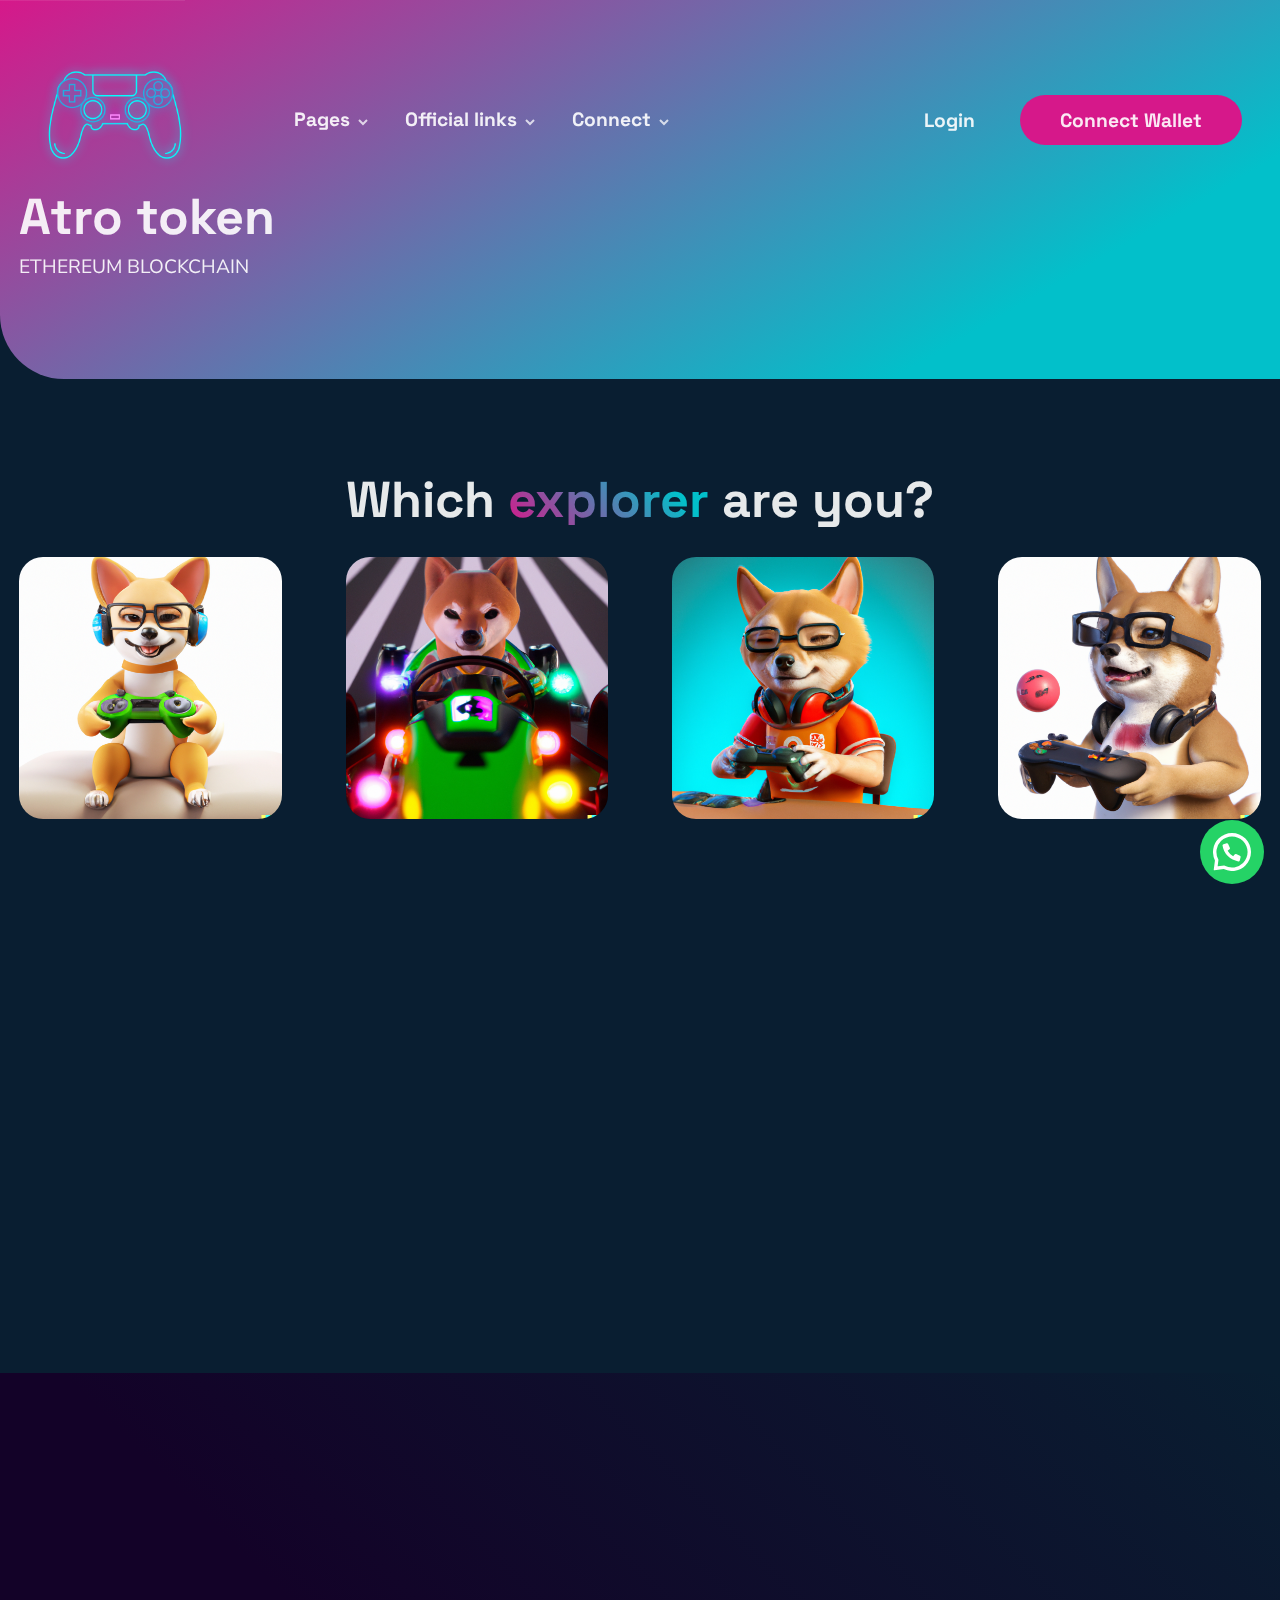
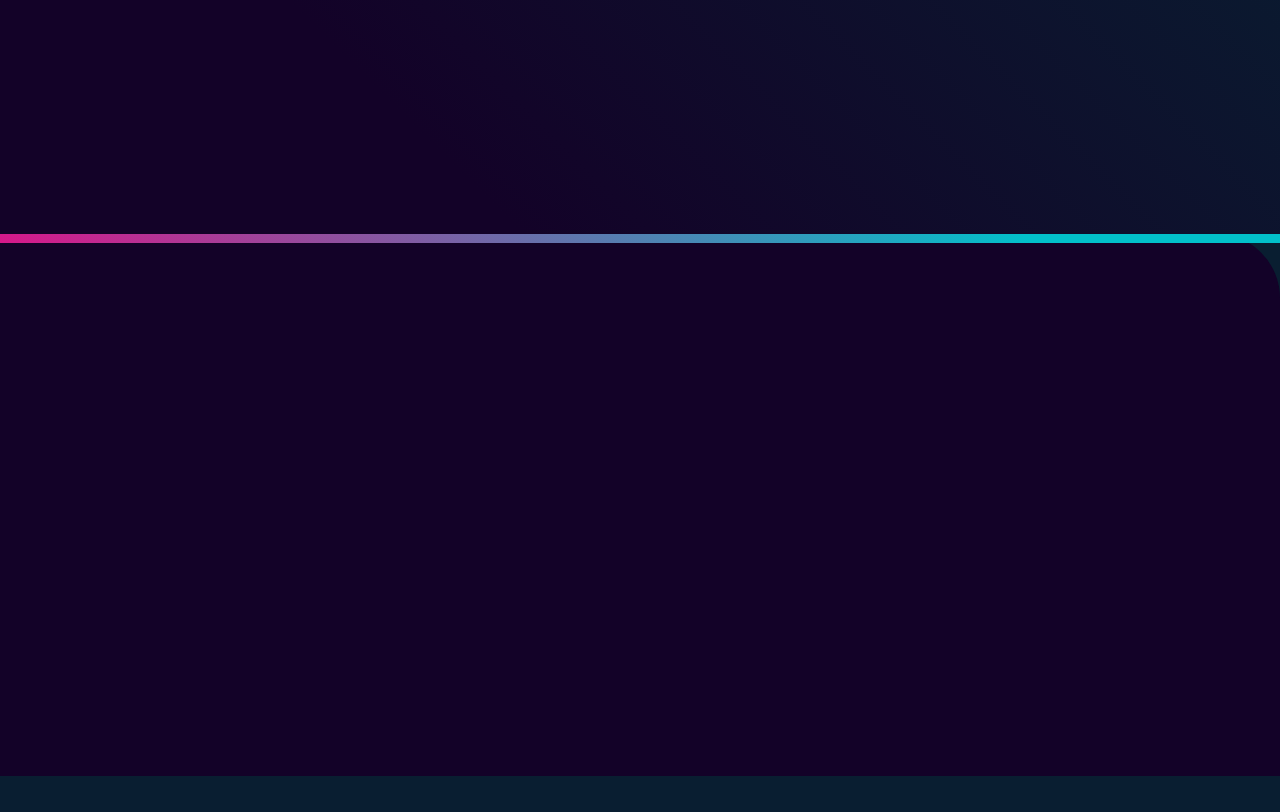
<file: token.html>
<!DOCTYPE html>
<html lang="en">
<head>
	<meta charset="UTF-8">
	<meta http-equiv="X-UA-Compatible" content="IE=edge">
	<meta name="viewport" content="width=device-width, initial-scale=1.0">
	<!-- favicons -->
	<link rel="icon" href="./imgs/favicon.ico" />
	<link rel="apple-touch-icon" href="./imgs/favicon-192.png" />
	<meta name="author" content="Travolgi">
	<!-- title page & SEO meta -->
	<title>Astro token - ASTRO Html Crypto and Multipurpose Template</title>
	<meta name="description" content="ASTRO Html Crypto and Multipurpose Template is designed to go well with various Template: NFT projects, worldwide Crypto, business and technology companies, gaming, security">
	<meta name="keywords" content="token, astro, nft template, nft, nft theme, website, html template, website template, landing page, responsive, html5 themes, multipurpose template, html, html5, css, template, themes">
	<!-- google fonts -->
	<link rel="preconnect" href="https://fonts.googleapis.com">
	<link rel="preconnect" href="https://fonts.gstatic.com" crossorigin>
	<link href="https://fonts.googleapis.com/css2?family=Nunito+Sans:wght@400;600;700&family=Space+Grotesk:wght@300;400;600;700&display=swap" rel="stylesheet">
	<!-- css -->
	<link rel="stylesheet" href="./css/fontawesome.min.css" />
	<link rel="stylesheet" href="./css/aos.css" />
	<link rel="stylesheet" href="./css/style.css">
	<link rel="stylesheet" href="./css/custom.css">
</head>

<body>
	<!-- Accessibility: Skip to content -->
	<a href="#main" class="skip-to-content">Skip to content</a>
	<!-- Preload page -->
	<div id="preload">Preload...</div>


	<header>
		<div class="container grid" data-aos="fade-up">
			<!-- your logo here -->
			<a href="/">
				<img src="./imgs/logo.webp" alt="Astro theme logo">
			</a>

			<!-- mobile navbar toggle button -->
			<button class="mobile-nav-toggle" aria-controls="navbar">
				<span class="sr-only" aria-expanded="false">Menu</span>
				<div class="bar1"></div>
				<div class="bar2"></div>
				<div class="bar3"></div>
			</button>
			
			<!-- navbar with page links -->
			<nav id="navbar" data-visible="false">
				<ul id="menu">
					<!-- submenu -->
					<li class="has-submenu"><a href="javascript:void(0)">Pages</a>
						<!-- submenu pannel -->
						<ul class="submenu">
							<li><a href="./token.html">Astro Token</a></li>
							<li><a href="./about.html">About</a></li>
							<li><a href="./roadmap.html">Roadmap</a></li>
							<li><a href="./team.html">Team</a></li>
							<li><a href="./mint.html">Mint</a></li>
						</ul>
					</li>
					<!-- submenu -->
					<li class="has-submenu"><a href="javascript:void(0)">Official links</a>
						<!-- submenu pannel -->
						<ul class="submenu">
							<li><a href="#">Whitepaper</a></li>
							<li><a href="#">Rarity Guide</a></li>
							<li><a href="#">Technology</a></li>
							<li><a href="#">Staking</a></li>
							<li><a href="#">Docs</a></li>
						</ul>
					</li>
					<!-- submenu -->
					<li class="has-submenu"><a href="javascript:void(0)">Connect</a>
						<!-- submenu pannel -->
						<ul class="submenu">
							<li><a href="#">Marketplace</a></li>
							<li><a href="#">Features</a></li>
							<li><a href="#">Partners</a></li>
							<li><a href="#">Community</a></li>
							<li><a href="./contact.html">Contact</a></li>
						</ul>
					</li>
				</ul>
				<!-- navbar buttons -->
				<div class="account">
					<button id="login">Login</button>
					<button id="wallet" class="btn-cta">Connect Wallet</button>
				</div>
			</nav>
		</div>
	</header>
	
	
	<main id="main">
		

		<!-- page title section -->
		<section class="page-title">
			<div class="container" data-aos="fade-in">
				<!-- page title -->
				<h1>Atro token</h1>
				<p class="upper">Ethereum Blockchain</p>
			</div>
		</section>
		
		
		<!-- mint section -->
		<section>
			<div class="container">
				<h1 class="txt-center mb-4" data-aos="zoom-in">Which <span class="txt-gradient">explorer</span> are you?</h1>

				<!-- nft example -->
				<div class="grid gtc-4 gtm-sm-2 g-3">
					<img src="./imgs/nft1.webp" class="zoom-hover" alt="NFT - Astro html theme" data-aos="zoom-out-left" data-aos-delay="100">
					<img src="./imgs/nft2.webp" class="zoom-hover" alt="NFT - Astro html theme" data-aos="zoom-out-left" data-aos-delay="200">
					<img src="./imgs/nft3.webp" class="zoom-hover" alt="NFT - Astro html theme" data-aos="zoom-out-left" data-aos-delay="300">
					<img src="./imgs/nft4.webp" class="zoom-hover" alt="NFT - Astro html theme" data-aos="zoom-out-left" data-aos-delay="400">
					<img src="./imgs/nft5.webp" class="zoom-hover" alt="NFT - Astro html theme" data-aos="zoom-out-left" data-aos-delay="500">
					<img src="./imgs/nft6.webp" class="zoom-hover" alt="NFT - Astro html theme" data-aos="zoom-out-left" data-aos-delay="600">
					<img src="./imgs/nft7.webp" class="zoom-hover" alt="NFT - Astro html theme" data-aos="zoom-out-left" data-aos-delay="700">
					<img src="./imgs/nft8.webp" class="zoom-hover" alt="NFT - Astro html theme" data-aos="zoom-out-left" data-aos-delay="800">
				</div>
			</div>
		</section>

		
		<!-- call to action -->
		<section class="cta">
			<div class="container">
				<div>
					<h1 data-aos="fade-right">Astro Html Crypto and <span class="txt-gradient">Multipurpose Template</span></h1>
					<p data-aos="fade-down" data-aos-delay="100">Crypto and NFT world themed website with clean design and high performance developed in html5, sass, css3 and vanila js</p>
				</div>
				<!-- space vortex -->
				<div class="space-vortex vortex-sm" data-aos="zoom-out-down" data-aos-delay="400">
					<!-- space vortex external arc -->
					<div class="arc">
						<!-- space vortex center acr -->
						<div class="arc">
							<!-- space vortex inside arc -->
							<div class="arc"></div>
						</div>
					</div>
					<!-- call to action button -->				
					<a href="#" target="_blank" class="btn btn-cta" data-aos="fade-left" data-aos-delay="200">BUY NOW ASTRO</a>
				</div>
			</div>
		</section>
	</main>


	<!-- footer -->
	<footer>
		<div class="container grid" data-aos="fade-up">
			<div>
				<!-- your logo here -->
				<a href="/">
					<img src="./imgs/logo.webp" alt="Astro theme logo">
				</a>
				<p class="mb-2">6666 Free Mint Collection Built On Transparency, Fairness and Utility.</p>

				<!-- social links -->
				<ul class="inline-list">
					<li>
						<a href="#" target="_blank">
							<i class="icon-opensea"></i>
						</a>
					</li>
					<li>
						<a href="#" target="_blank">
							<i class="fa-brands fa-discord"></i>
						</a>
					</li>
					<li>
						<a href="#" target="_blank">
							<i class="fa-brands fa-twitter"></i>
						</a>
					</li>
					<li>
						<a href="#" target="_blank">
							<i class="fa-solid fa-paper-plane"></i>
						</a>
					</li>
				</ul>
			</div>

			<!-- links -->
			<div>
				<h3>Pages</h3>
				<ul>
					<li><a href="./token.html">Astro Token</a></li>
					<li><a href="./about.html">About</a></li>
					<li><a href="./roadmap.html">Roadmap</a></li>
					<li><a href="./team.html">Team</a></li>
					<li><a href="./mint.html">Mint</a></li>
				</ul>
			</div>

			<!-- links -->
			<div>
				<h3>Official links</h3>
				<ul>
					<li><a href="#">Whitepaper</a></li>
					<li><a href="#">Rarity Guide</a></li>
					<li><a href="#">Technology</a></li>
					<li><a href="#">Staking</a></li>
					<li><a href="#">Docs</a></li>
				</ul>
			</div>

			<!-- links -->
			<div>
				<h3>Connect</h3>
				<ul>
					<li><a href="#">Marketplace</a></li>
					<li><a href="#">Features</a></li>
					<li><a href="#">Partners</a></li>
					<li><a href="#">Community</a></li>
					<li><a href="./contact.html">Contact</a></li>
				</ul>
			</div>
		
		</div>
	</footer>
	
	
	<!-- login modal -->
	<div id="loginModal">
		<div class="modal">
			<!-- close modal icon -->
			<span class="close-modal">x</span>
			<!-- your logo here -->
			<img src="./imgs/logo.webp" alt="Astro theme logo">
			
			<h2>Login with your account</h2>
			<!-- login form -->
			<form id="loginForm" action="javascript:void(0)">
				<input type="email" name="emailLogin" id="emailLogin" placeholder="Your Email" required>
				<input type="password" name="passwordLogin" id="passwordLogin" placeholder="Your Password" required>
				<button type="submit" class="btn-cta">Login</button>
			</form>
			
			<p>or continue</p>
			<!-- login with Google account -->
			<button class="btn-border">
				with <strong>Google</strong>
				<svg xmlns="http://www.w3.org/2000/svg" viewBox="0 0 488 512"><path d="M488 261.8C488 403.3 391.1 504 248 504 110.8 504 0 393.2 0 256S110.8 8 248 8c66.8 0 123 24.5 166.3 64.9l-67.5 64.9C258.5 52.6 94.3 116.6 94.3 256c0 86.5 69.1 156.6 153.7 156.6 98.2 0 135-70.4 140.8-106.9H248v-85.3h236.1c2.3 12.7 3.9 24.9 3.9 41.4z"/></svg>
			</button>
			<!-- login with Facebook account -->
			<button class="btn-border">
				with <strong>Facebook</strong>
				<svg xmlns="http://www.w3.org/2000/svg" viewBox="0 0 310 512"><path d="M279.14 288l14.22-92.66h-88.91v-60.13c0-25.35 12.42-50.06 52.24-50.06h40.42V6.26S260.43 0 225.36 0c-73.22 0-121.08 44.38-121.08 124.72v70.62H22.89V288h81.39v224h100.17V288z"/></svg>
			</button>
			
			<!-- link to registration modal -->
			<small>Don't have an account? <a href="javascript:void(0)" id="changeSignUp">Sign up</a></small>
		</div>
	</div>


	<!-- registration modal -->
	<div id="signUpModal">
		<div class="modal">
			<!-- close modal icon -->
			<span class="close-modal">x</span>
			<!-- your logo here -->
			<img src="./imgs/logo.webp" alt="Astro theme logo">
			
			<h2>Sign Up now!</h2>
			<!-- registration form -->
			<form id="signUpForm" action="javascript:void(0)">
				<input type="text" name="usernameSignUp" id="usernameSignUp" placeholder="Your Username" required>
				<input type="email" name="emailSignUp" id="emailSignUp" placeholder="Your Email" required>
				<input type="password" name="passwordSignUp" id="passwordSignUp" placeholder="Your Password" required>
				<button type="submit" class="btn-cta">Sign Up</button>
			</form>

			<p>or Sign Up</p>
			<!-- registration with Google account -->
			<button class="btn-border">
				with <strong>Google</strong>
				<svg xmlns="http://www.w3.org/2000/svg" viewBox="0 0 488 512"><path d="M488 261.8C488 403.3 391.1 504 248 504 110.8 504 0 393.2 0 256S110.8 8 248 8c66.8 0 123 24.5 166.3 64.9l-67.5 64.9C258.5 52.6 94.3 116.6 94.3 256c0 86.5 69.1 156.6 153.7 156.6 98.2 0 135-70.4 140.8-106.9H248v-85.3h236.1c2.3 12.7 3.9 24.9 3.9 41.4z"/></svg>
			</button>
			<!-- registration with Facebook account -->
			<button class="btn-border">
				with <strong>Facebook</strong>
				<svg xmlns="http://www.w3.org/2000/svg" viewBox="0 0 310 512"><path d="M279.14 288l14.22-92.66h-88.91v-60.13c0-25.35 12.42-50.06 52.24-50.06h40.42V6.26S260.43 0 225.36 0c-73.22 0-121.08 44.38-121.08 124.72v70.62H22.89V288h81.39v224h100.17V288z"/></svg>
			</button>
			
			<!-- link to login modal -->
			<small>Already have an account? <a href="javascript:void(0)" id="changeLogin">Login</a></small>
		</div>
	</div>
	
	
	<!-- scrool to top button -->
	<button id="goTop" title="Scrool to top">
		<svg xmlns="http://www.w3.org/2000/svg" viewBox="0 0 320 450"><path d="M168.5 164.2l148 146.8c4.7 4.7 4.7 12.3 0 17l-19.8 19.8c-4.7 4.7-12.3 4.7-17 0L160 229.3 40.3 347.8c-4.7 4.7-12.3 4.7-17 0L3.5 328c-4.7-4.7-4.7-12.3 0-17l148-146.8c4.7-4.7 12.3-4.7 17 0z"></path></svg>
	</button>


	<!-- Whats App button -->
	<button class="wa-chat" href="https://wa.me/YOUR_NUMBER?text=Good+Morning,+I+would+need+to+" target="_blank">
		<span class="wa-msg">Hello, Can we help you?</span>
	</button>


	<!-- js -->
	<script src="./js/aos.js"></script>
	<script src="./js/main.js" defer></script>
</body>
</html>
</file>
<file: css/style.css>
/*--------------------------------------------------------*/
/*  Author: Travolgi                                      */
/*  Theme: Astro html Template                            */
/*  Version: 1.0.0                                        */
/*  Created: 01/12/2022                                   */
/*  Last update: 01/12/2022                               */
/*--------------------------------------------------------*/
/*--------------------------------------------------------*/
/*                                                        */
/*    CONTENT:                                            */
/*                                                        */
/*       1.  CSS RESET                                    */
/*       2.  UTILITIES                                    */
/*       3.  FONTS                                        */
/*       4.  BUTTONS                                      */
/*       5.  HEADER AND NAVIVATION                        */
/*       6.  SECTIONS                                     */
/*       7.  CARDS                                        */
/*       8.  TIMELINE                                     */
/*       9.  CAROUSELS                                    */
/*       10. FOOTER                                       */
/*       11. MODALS                                       */
/*       12. ANIMATIONS                                   */
/*                                                        */
/*--------------------------------------------------------*/
/*--------------------------------------------------------*/
/*	1. CSS RESET */
/*--------------------------------------------------------*/
* {
  padding: 0;
  margin: 0;
  border: 0;
  outline: none;
  list-style: none;
  box-sizing: border-box;
}

::-webkit-scrollbar {
  width: 0.7rem;
}

::-webkit-scrollbar-track {
  background: #130228;
}

::-webkit-scrollbar-thumb {
  background: #d6188a;
  border-radius: 1rem;
}

html {
  scrollbar-width: thin;
  scrollbar-color: #d6188a #130228;
  scroll-behavior: smooth;
}

img {
  width: 100%;
}

body {
  position: relative;
  background-color: #091e31;
  scroll-behavior: smooth;
  overflow-x: hidden;
}

img {
  border-radius: 1.5rem;
}

ul.inline-list li {
  display: inline-block;
  padding-right: 0.5rem;
}

input,
textarea {
  width: 100%;
  padding: 0.6rem 1.2rem;
  background: rgba(255, 255, 255, 0.9);
  border-radius: 1.8rem;
  margin-bottom: 0.6rem;
}

iframe {
  width: 100%;
  min-height: 18rem;
  border-radius: 1.5rem;
}

#preload {
  display: block;
  position: absolute;
  inset: 0;
  width: 100%;
  height: 100%;
  padding-top: 40vh;
  font-size: 3rem;
  font-weight: 800;
  text-align: center;
  background-image: linear-gradient(45deg, #d6188a, #02c0ca 80%);
  color: rgba(255, 255, 255, 0.9);
  z-index: 99999;
}

.sr-only {
  position: absolute;
  width: 1px;
  height: 1px;
  padding: 0;
  margin: -1px;
  overflow: hidden;
  clip: rect(0, 0, 0, 0);
  white-space: nowrap;
  border: 0;
}

.skip-to-content {
  position: absolute;
  z-index: 9999;
  background: rgba(255, 255, 255, 0.9);
  padding: 0.5em 1em;
  margin-inline: auto;
  transform: translateY(-100%);
  transition: transform 250ms ease-in;
}
.skip-to-content:focus {
  transform: translateY(0);
}

/*--------------------------------------------------------*/
/*	2. UTILITIES */
/*--------------------------------------------------------*/
.container {
  max-width: 90rem;
  padding-inline: 1.2rem;
}

.block {
  display: block;
}

.grid {
  display: grid;
  grid-template-columns: 1fr;
  place-items: center;
  gap: 4rem;
}

.flex {
  display: flex;
  gap: 1.2rem;
}

.gtm-sm-2 {
  grid-template-columns: repeat(2, 1fr);
}

.align-start {
  align-self: start;
}

.g-1 {
  gap: 1rem;
}

.g-2 {
  gap: 2rem;
}

.right {
  float: right;
}

.mx-w-25 {
  max-width: 25rem;
}

.p-0 {
  padding: 0 !important;
}

.pb-0 {
  padding-bottom: 0 !important;
}

.mt-4 {
  margin-top: 4rem;
}

.mt-6 {
  margin-top: 6rem;
}

.mb-1 {
  margin-bottom: 1rem;
}

.mb-2 {
  margin-bottom: 2rem;
}

.mb-4 {
  margin-bottom: 2rem;
}

.bg-primary {
  background: #d6188a;
}

.bg-primary-rgba {
  background: rgba(214, 24, 138, 0.6);
}

.bg-secondary {
  background: #02c0ca;
}

.bg-secondary-rgba {
  background: rgba(2, 192, 202, 0.6);
}

.translateY-3 {
  transform: translateY(3rem);
}

.translateY--5 {
  transform: translateY(-5rem);
}

.icon-opensea {
  content: url("../imgs/icon-opensea.png");
  width: 2rem;
}

.space-vortex {
  position: relative;
  display: grid;
  place-items: center;
  width: 100%;
  aspect-ratio: 1;
  transition: 2s ease;
}
.space-vortex:hover {
  transform: scale(1.2);
}
.space-vortex.vortex-sm {
  width: 50%;
}
.space-vortex .arc {
  position: absolute;
  display: block;
  width: 85%;
  height: 85%;
  margin: 7.5%;
  border-radius: 50%;
  -webkit-animation: 120s rotate linear infinite;
          animation: 120s rotate linear infinite;
}
.space-vortex .arc::before, .space-vortex .arc::after {
  content: "";
  position: absolute;
  top: -4px;
  left: -4px;
  display: block;
  width: 100%;
  height: 100%;
  border: 0.3rem solid transparent;
  border-color: #d6188a transparent transparent transparent;
  border-radius: 50%;
  z-index: -8;
}
.space-vortex .arc::after {
  border-color: transparent transparent #02c0ca transparent;
}

@media (min-width: 55em) {
  .container {
    text-align: left;
    margin-inline: auto;
  }
  .grid {
    grid-template-columns: repeat(2, 1fr);
  }
  .gtc-3 {
    grid-template-columns: repeat(3, 1fr);
  }
  .gtc-4 {
    grid-template-columns: repeat(4, 1fr);
  }
  .gtc-6 {
    grid-template-columns: repeat(6, 1fr);
  }
  .order-md-2 {
    order: 2;
  }
}
/*--------------------------------------------------------*/
/*	3. FONTS */
/*--------------------------------------------------------*/
body {
  font-family: "Nunito Sans", sans-serif;
  font-size: 1.2rem;
  font-weight: 400;
  line-height: 1.6;
  color: rgba(255, 255, 255, 0.9);
}

h1, h2, h3 {
  font-family: "Space Grotesk", sans-serif;
  line-height: 1;
  color: rgba(255, 255, 255, 0.9);
  margin-bottom: 2rem;
  font-weight: 900;
}

h1 {
  font-size: calc(1.2rem * 2.618);
}

h2 {
  font-size: calc(1.2rem * 1.618);
}

h3 {
  font-size: 1.6rem;
  font-weight: 600;
  color: #02c0ca;
}

a {
  font-family: "Space Grotesk", sans-serif;
  color: #d6188a;
  font-weight: 700;
  text-decoration: none;
  transition: all 1s ease-in;
}
a:hover {
  text-decoration: underline;
}

input, textarea {
  font-family: "Nunito Sans", sans-serif;
  font-size: 1.2rem;
}

button, a.btn {
  font-family: "Space Grotesk", sans-serif;
  font-size: 1.2rem;
  font-weight: 700;
  text-decoration: none;
  color: rgba(255, 255, 255, 0.9);
}

footer {
  font-size: 1.2rem;
  font-weight: 500;
  line-height: 1.8;
  text-align: center;
  color: rgba(255, 255, 255, 0.9);
}

.txt-gradient {
  -webkit-text-fill-color: transparent;
  background: linear-gradient(45deg, #d6188a, #02c0ca 80%);
  -webkit-background-clip: text;
  display: inline-block;
}

.txt-center {
  text-align: center;
}

.upper {
  text-transform: uppercase;
}

/*--------------------------------------------------------*/
/*	4. BUTTONS */
/*--------------------------------------------------------*/
button, a.btn {
  background-color: transparent;
  border-radius: 1.8rem;
  padding: 0.8rem 2.5rem;
  transition: background-color 0.8s, color 0.5s;
  cursor: pointer;
}
button.btn-cta, a.btn.btn-cta {
  background-color: #d6188a;
}
button.btn-cta:hover, a.btn.btn-cta:hover {
  background-color: rgba(255, 255, 255, 0.9);
  color: #e34aa6;
}
button.btn-border, a.btn.btn-border {
  border: 0.1rem solid rgba(255, 255, 255, 0.9);
}
button.btn-border:hover, a.btn.btn-border:hover {
  background-color: rgba(255, 255, 255, 0.9);
  color: #d6188a;
}
button#goTop, a.btn#goTop {
  display: none;
  position: fixed;
  right: 1.8rem;
  bottom: 7rem;
  background: linear-gradient(45deg, #d6188a, #02c0ca 80%);
  padding: 0.2rem 0.6rem;
  z-index: 99;
  -webkit-animation: fade ease 4s;
          animation: fade ease 4s;
}
button#goTop svg, a.btn#goTop svg {
  width: 1.2rem;
  fill: rgba(255, 255, 255, 0.9);
}

.wa-chat {
  display: block;
  position: fixed;
  background: #25d366 url("data:image/svg+xml;charset=utf-8,%3Csvg xmlns='http://www.w3.org/2000/svg' viewBox='0 0 24 24'%3E%3Cpath fill='%23fff' d='M3.516 3.516c4.686-4.686 12.284-4.686 16.97 0 4.686 4.686 4.686 12.283 0 16.97a12.004 12.004 0 01-13.754 2.299l-5.814.735a.392.392 0 01-.438-.44l.748-5.788A12.002 12.002 0 013.517 3.517zm3.61 17.043l.3.158a9.846 9.846 0 0011.534-1.758c3.843-3.843 3.843-10.074 0-13.918-3.843-3.843-10.075-3.843-13.918 0a9.846 9.846 0 00-1.747 11.554l.16.303-.51 3.942a.196.196 0 00.219.22l3.961-.501zm6.534-7.003l-.933 1.164a9.843 9.843 0 01-3.497-3.495l1.166-.933a.792.792 0 00.23-.94L9.561 6.96a.793.793 0 00-.924-.445 1291.6 1291.6 0 00-2.023.524.797.797 0 00-.588.88 11.754 11.754 0 0010.005 10.005.797.797 0 00.88-.587l.525-2.023a.793.793 0 00-.445-.923L14.6 13.327a.792.792 0 00-.94.23z'/%3E%3C/svg%3E") 50% no-repeat;
  background-size: 60%;
  height: 4rem;
  width: 4rem;
  border-radius: 100%;
  right: 1rem;
  bottom: 1rem;
  padding: 0;
  z-index: 999;
  -webkit-animation: fadeIn ease 4s;
          animation: fadeIn ease 4s;
}
.wa-chat .wa-msg {
  position: fixed;
  bottom: 2rem;
  right: 5rem;
  width: 15rem;
  padding: 0.6rem 0.8rem;
  border-radius: 1rem;
  background-color: #02c0ca;
  color: rgba(255, 255, 255, 0.9);
  font-size: 0.9rem;
  text-align: center;
  z-index: 999;
  box-shadow: 0 0 0.4rem #130228;
}
@media (min-width: 55em) {
  .wa-chat {
    height: 4rem;
    width: 4rem;
  }
  .wa-chat .wa-msg {
    visibility: hidden;
    bottom: 3rem;
    border-radius: 1rem 1rem 0;
    transform: rotateY(90deg);
    transform-origin: right;
    transition: 0.8s cubic-bezier(0.06, 0.8, 0.1, 1);
  }
  .wa-chat:hover .wa-msg {
    visibility: visible;
    transform: rotateY(0);
  }
}

/*--------------------------------------------------------*/
/*	5. HEADER AND NAVIVATION */
/*--------------------------------------------------------*/
header {
  position: fixed;
  width: 100%;
  padding-block: 1.2rem;
  color: rgba(255, 255, 255, 0.9);
  transition: all 0.6s ease-in-out;
  z-index: 999;
}
header.bg {
  background-color: #130228;
}
header .container {
  grid-template-columns: 12rem 1fr;
}
header .container img {
  width: 12rem;
}

.mobile-nav-toggle {
  display: block;
  justify-self: end;
  width: 2.5rem;
  padding: 0;
  z-index: 9999;
}
.mobile-nav-toggle .bar1,
.mobile-nav-toggle .bar2,
.mobile-nav-toggle .bar3 {
  width: 100%;
  height: 0.12rem;
  margin-block: 0.65rem;
  background-color: rgba(255, 255, 255, 0.9);
  transition: all 0.8s ease;
}
.mobile-nav-toggle[aria-expanded=true] .bar1 {
  transform: rotate(-45deg) translate(-50%, -50%);
}
.mobile-nav-toggle[aria-expanded=true] .bar2 {
  opacity: 0;
}
.mobile-nav-toggle[aria-expanded=true] .bar3 {
  transform: rotate(45deg) translate(-50%, -50%);
}
@media (min-width: 1220px) {
  .mobile-nav-toggle {
    display: none;
  }
}

nav#navbar {
  display: flex;
  justify-content: center;
  align-items: center;
  flex-direction: column;
  position: fixed;
  top: 7rem;
  width: calc(100% - 1.2rem * 2);
  padding: 0.6rem 1.2rem;
  border-radius: 1.5rem;
  background-color: #130228;
  transform: rotateX(90deg);
  transform-origin: top;
  transition: all 0.5s ease-in-out;
  z-index: 1000;
}
nav#navbar[data-visible=true] {
  transform: rotateX(0);
}
@media (max-width: 55em) {
  nav#navbar {
    box-shadow: 0 0.8rem 2rem rgba(37, 37, 45, 0.3);
  }
}
nav#navbar ul {
  text-align: center;
}
@media (max-width: 55em) {
  nav#navbar ul {
    width: 100%;
  }
}
nav#navbar ul li {
  display: block;
  padding-top: 1rem;
}
nav#navbar ul li.has-submenu > a::after {
  content: url(../imgs/icon-arrow.svg);
  display: inline-block;
  padding-left: 0.5rem;
  transition: all 0.5s ease-in-out;
}
nav#navbar ul li.has-submenu.open > a::after {
  transform: rotate(180deg);
  padding-right: 0.5rem;
}
nav#navbar ul li.has-submenu.open ul.submenu {
  display: block;
}
nav#navbar ul li a {
  color: rgba(255, 255, 255, 0.9);
}
nav#navbar ul li a:hover {
  color: #d6188a;
  text-decoration: none;
}
nav#navbar ul li ul.submenu {
  display: none;
  padding: 0.6rem 1.2rem;
  margin-top: 1rem;
  border-radius: 1.5rem;
  background-color: #091e31;
  -webkit-animation: fadeIn 0.5s ease-in;
          animation: fadeIn 0.5s ease-in;
}
nav#navbar ul li ul.submenu li {
  display: block;
  padding-block: 0.5rem;
  padding-left: 0;
}
nav#navbar ul li ul.submenu li a {
  text-decoration: none;
}
@media (max-height: 32em) {
  nav#navbar {
    display: block;
    overflow-y: scroll;
    max-height: 60vh;
  }
}
@media (max-width: 1220px) {
  nav#navbar .account {
    display: flex;
    flex-direction: column;
    width: 100%;
    border-top: 0.2rem solid #091e31;
    margin-top: 1.2rem;
  }
  nav#navbar .account button {
    width: -webkit-max-content;
    width: -moz-max-content;
    width: max-content;
    margin: 0.8rem auto;
  }
  nav#navbar .account button.btn-cta {
    background: linear-gradient(45deg, #d6188a, #02c0ca 80%);
    color: rgba(255, 255, 255, 0.9);
    margin-top: 0;
  }
}
@media (min-width: 1220px) {
  nav#navbar {
    justify-content: space-between;
    flex-direction: row;
    position: relative;
    top: 0;
    padding: 0;
    background-color: transparent;
    transform: rotateX(0);
  }
  nav#navbar ul {
    text-align: left;
  }
  nav#navbar ul li {
    display: inline-block;
    padding-right: 2rem;
    padding-top: 0;
  }
  nav#navbar ul li a {
    color: rgba(255, 255, 255, 0.9);
  }
  nav#navbar ul li.has-submenu > a {
    color: rgba(255, 255, 255, 0.9);
  }
  nav#navbar ul li.has-submenu.open ul.submenu {
    position: absolute;
  }
  nav#navbar ul li ul.submenu {
    min-width: 10rem;
    margin-top: 2.55rem;
    background-color: #130228;
    box-shadow: 0 0.8rem 2rem rgba(37, 37, 45, 0.3);
  }
}

/*--------------------------------------------------------*/
/*	6. SECTIONS */
/*--------------------------------------------------------*/
section {
  padding-block: 6rem;
  overflow-x: clip;
}
section.page-title {
  padding-block: 12rem 6rem;
  background: linear-gradient(150deg, #d6188a, #02c0ca 80%);
  border-bottom-left-radius: 4rem;
}
section.page-title h1 {
  margin-bottom: 0.6rem;
}
section.cta {
  background: linear-gradient(45deg, #130228 30%, #091e31);
}
section.cta .container {
  display: grid;
  grid-template-columns: 1fr 0.8fr;
  place-items: center;
  gap: 2rem;
}
section.er404 {
  display: flex;
  justify-content: center;
  align-items: center;
  flex-direction: column;
  gap: 2rem;
  min-height: 80vh;
  background: linear-gradient(150deg, #d6188a, #02c0ca 80%);
}

#slider {
  display: flex;
  justify-content: center;
  align-items: center;
  flex-direction: column;
  gap: 2rem;
  height: clamp(35rem, 75vh, 90vh);
  padding: 2.4rem 0;
  border-bottom-left-radius: 4rem;
  background: linear-gradient(150deg, #d6188a, #02c0ca 80%);
  color: rgba(255, 255, 255, 0.9);
}
#slider div.grid {
  gap: 1rem;
}
#slider h1 {
  margin-top: 2rem;
  color: rgba(255, 255, 255, 0.9);
  background: unset;
  -webkit-text-fill-color: unset;
  -webkit-background-clip: unset;
}
#slider div {
  margin-top: 2rem;
}
@media (max-width: 55em) {
  #slider {
    min-height: 85vh;
    line-height: 1;
  }
  #slider .container {
    padding-top: 8rem;
  }
  #slider .container h1 {
    font-size: 2.4rem;
    margin-bottom: 1.2rem;
  }
  #slider .container img {
    max-width: 80%;
    margin-bottom: -5.5rem;
  }
  #slider .container div a.btn {
    padding-inline: 1.5rem;
  }
  #slider .container div:last-child {
    max-width: 30rem;
  }
}
@media (max-height: 44.5em) {
  #slider {
    min-height: 50rem;
  }
}

.bg-dark {
  background-image: linear-gradient(45deg, #091e31, #130228 30%);
  border-top-right-radius: 4rem;
  border-bottom-left-radius: 4rem;
}

.bg-dark-circle {
  color: rgba(255, 255, 255, 0.9);
  background-image: url(../imgs/bg-circles.svg), linear-gradient(45deg, #130228 30%, #091e31);
  background-position: 10% center, center;
  background-size: 100%, auto;
  background-repeat: no-repeat;
  border-top-right-radius: 4rem;
  border-bottom-left-radius: 4rem;
  margin-top: 10rem;
  margin-bottom: 0;
}
.bg-dark-circle .container {
  gap: 2rem;
}
.bg-dark-circle .container > img {
  margin-top: -15rem;
}

@media (min-width: 55em) {
  section.intro h1 {
    grid-column: span 2;
  }
  section.intro img {
    right: -30%;
    left: unset;
  }
  .out-container {
    position: relative;
    width: 150%;
    left: -30%;
  }
  .bg-dark-circle {
    background-position: 22% 85%, center;
    background-size: 40%, auto;
    margin-block: 0;
  }
}
/*--------------------------------------------------------*/
/*	7. CARDS */
/*--------------------------------------------------------*/
.card {
  position: relative;
  border-radius: 1.5rem;
  padding: 1.2rem;
  overflow: hidden;
}
.card * > :last-child {
  margin-bottom: 0;
}
.card img {
  transform: translateY(-4rem);
}
.card .card-overlay {
  position: absolute;
  inset: 0;
  top: unset;
  padding: 2rem 1.2rem;
  border-radius: 1.5rem 0 0 0;
  background: linear-gradient(45deg, #d6188a, #02c0ca 80%);
  transition: 0.35s ease-in-out;
  z-index: 1;
}
.card .card-overlay::before {
  content: url('data:image/svg+xml,<svg xmlns="http://www.w3.org/2000/svg" fill="rgb(2, 192,202)"><path d="M 40 80 c 22 0 40 -22 40 -40 v 40 Z"></path></svg>');
  position: absolute;
  bottom: 100%;
  right: 0;
  width: 70px;
  height: 70px;
}
.card .card-overlay h2 {
  margin-bottom: 0;
}
.card .card-overlay > p:not(:last-child) {
  margin-bottom: 1.2rem;
}
.card .card-overlay i {
  font-size: calc(1.2rem * 1.618);
  color: rgba(255, 255, 255, 0.9);
}
@media (min-width: 55em) {
  .card img {
    transform: none;
  }
  .card .card-overlay {
    transform: translateY(56%);
  }
  .card .card-overlay:hover {
    transform: translateY(0);
  }
}

/*--------------------------------------------------------*/
/*	8. TIMELINE */
/*--------------------------------------------------------*/
ul.timeline {
  position: relative;
}
ul.timeline:before {
  content: "";
  position: absolute;
  height: 100%;
  border-left: 2px dashed rgba(255, 255, 255, 0.9);
}
ul.timeline li {
  position: relative;
  width: 25rem;
  margin-left: 2rem;
  padding: 2rem 1.2rem;
  border-radius: 1.5rem;
  background: linear-gradient(45deg, #d6188a, #02c0ca 80%);
}
ul.timeline li:not(:first-child) {
  margin-top: 4rem;
}
ul.timeline li span.line {
  position: absolute;
  left: -2rem;
  top: 0;
  width: 2px;
  height: 100%;
  background: rgba(255, 255, 255, 0.9);
}
ul.timeline li span.line:before, ul.timeline li span.line:after {
  content: "";
  position: absolute;
  left: -0.35rem;
  top: 0;
  width: 0.6rem;
  height: 0.6rem;
  border-radius: 100%;
  border: 2px solid rgba(255, 255, 255, 0.9);
  background: #02c0ca;
}
ul.timeline li span.line:after {
  top: 100%;
}
ul.timeline li span.line strong {
  position: absolute;
  font-size: 0.6rem;
  left: -4rem;
}
ul.timeline li span.line strong:first-child {
  top: 0;
}
ul.timeline li span.line strong:last-child {
  top: 100%;
}
ul.timeline li h2 {
  margin-bottom: 0.6rem;
}
@media (max-width: 55em) {
  ul.timeline li {
    width: 16rem;
    margin-left: 0.8rem;
  }
  ul.timeline li span.line {
    left: -0.8rem;
  }
  ul.timeline li span.line strong {
    left: -2.4rem;
  }
}

/*--------------------------------------------------------*/
/*	9. CAROUSELS */
/*--------------------------------------------------------*/
/*--------------------------------------------------------*/
/*	10. FOOTER */
/*--------------------------------------------------------*/
.er-404 footer {
  border-top-right-radius: 0;
}

footer {
  position: relative;
  padding-block: 6rem 4rem;
  background-color: #130228;
  border-top-right-radius: 4rem;
}
footer::before {
  content: "";
  position: absolute;
  inset: 0;
  display: block;
  height: 0.6rem;
  background-image: linear-gradient(45deg, #d6188a, #02c0ca 80%);
}
footer .container {
  gap: 2rem;
}
@media (min-width: 55em) {
  footer .container {
    grid-template-columns: repeat(4, 1fr);
    place-items: start;
  }
  footer .container p:last-child {
    width: 100%;
    margin-top: 2rem;
    text-align: center;
    grid-column: span 4;
  }
}
footer .container img {
  width: 12rem;
}
footer .container i {
  font-size: 2rem;
}
footer .container li a {
  font-family: "Nunito Sans", sans-serif;
  color: rgba(255, 255, 255, 0.9);
}
footer .container li a:hover {
  font-weight: 400;
}

/*--------------------------------------------------------*/
/*	11. MODALS */
/*--------------------------------------------------------*/
#loginModal, #signUpModal, #walletModal {
  display: none;
  width: 100%;
  height: 100%;
  position: absolute;
  inset: 0;
  background-color: rgba(0, 0, 0, 0.6);
  -webkit-animation: fadeIn 0.5s ease-in;
          animation: fadeIn 0.5s ease-in;
  z-index: 9999;
}
#loginModal.open, #signUpModal.open, #walletModal.open {
  display: block;
}

.modal {
  position: fixed;
  top: 50%;
  left: 50%;
  transform: translate(-50%, -50%);
  max-width: 28rem;
  min-width: 21rem;
  padding: 2rem;
  text-align: center;
  color: rgba(255, 255, 255, 0.9);
  background: linear-gradient(45deg, #130228 30%, #091e31);
  border-radius: 1.2rem;
  transition: all 0.8s ease;
  -webkit-animation: fade 1s ease-in-out;
          animation: fade 1s ease-in-out;
  box-shadow: 0 0.8rem 2rem rgba(37, 37, 45, 0.3);
}
.modal .close-modal {
  position: absolute;
  top: 0;
  right: 0;
  padding: 1.2rem;
  font-weight: 600;
  font-size: 1.5rem;
  color: rgba(255, 255, 255, 0.9);
  cursor: pointer;
}
.modal img {
  width: 12rem;
  padding-block: 2rem;
}
.modal h2 {
  color: #d6188a;
}
.modal form > * {
  margin-bottom: 0.8rem;
}
.modal form label {
  float: left;
}
.modal p {
  margin-block: 2rem;
}
.modal button {
  display: flex;
  justify-content: center;
  align-items: center;
  flex-direction: column;
  flex-direction: row;
  gap: 0.5rem;
  width: 100%;
  margin-bottom: 0.5rem;
}
.modal button:hover svg {
  fill: #d6188a;
}
.modal button.btn-cta {
  background: linear-gradient(45deg, #d6188a, #02c0ca 80%);
  color: rgba(255, 255, 255, 0.9);
}
.modal button svg {
  fill: rgba(255, 255, 255, 0.9);
  height: 1.2rem;
  transition: fill 0.6s;
}

/*--------------------------------------------------------*/
/*	12. ANIMATIONS */
/*--------------------------------------------------------*/
.pulse {
  -webkit-animation: pulse 4s infinite ease-in-out alternate;
          animation: pulse 4s infinite ease-in-out alternate;
  transform-origin: center;
  transition: 1s ease;
}

.move {
  -webkit-animation: move 4s infinite ease-in-out alternate;
          animation: move 4s infinite ease-in-out alternate;
  transform-origin: center;
  transition: 1s ease-in-out;
}

.zoom-hover {
  transition: 0.4s ease;
}
.zoom-hover:hover {
  transform: scale(1.3);
}

@-webkit-keyframes fadeIn {
  from {
    opacity: 0;
    transform: rotateX(90deg);
    transform-origin: top;
  }
  to {
    opacity: 1;
    transform: rotateX(0);
    transform-origin: top;
  }
}

@keyframes fadeIn {
  from {
    opacity: 0;
    transform: rotateX(90deg);
    transform-origin: top;
  }
  to {
    opacity: 1;
    transform: rotateX(0);
    transform-origin: top;
  }
}
@-webkit-keyframes fade {
  from {
    opacity: 0;
  }
  to {
    opacity: 1;
  }
}
@keyframes fade {
  from {
    opacity: 0;
  }
  to {
    opacity: 1;
  }
}
@-webkit-keyframes pulse {
  0% {
    transform: scale(1);
  }
  40% {
    transform: scale(0.9);
  }
  to {
    transform: scale(1.05);
  }
}
@keyframes pulse {
  0% {
    transform: scale(1);
  }
  40% {
    transform: scale(0.9);
  }
  to {
    transform: scale(1.05);
  }
}
@-webkit-keyframes move {
  0% {
    transform: translate(0);
  }
  40% {
    transform: translate(-1rem);
  }
  to {
    transform: translate(1.8rem);
  }
}
@keyframes move {
  0% {
    transform: translate(0);
  }
  40% {
    transform: translate(-1rem);
  }
  to {
    transform: translate(1.8rem);
  }
}
@-webkit-keyframes rotate {
  from {
    transform: rotate(90deg);
  }
  to {
    transform: rotate(8100deg);
  }
}
@keyframes rotate {
  from {
    transform: rotate(90deg);
  }
  to {
    transform: rotate(8100deg);
  }
}/*# sourceMappingURL=style.css.map */
</file>
<file: css/custom.css>
/**	Write your changes below	**/
</file>
